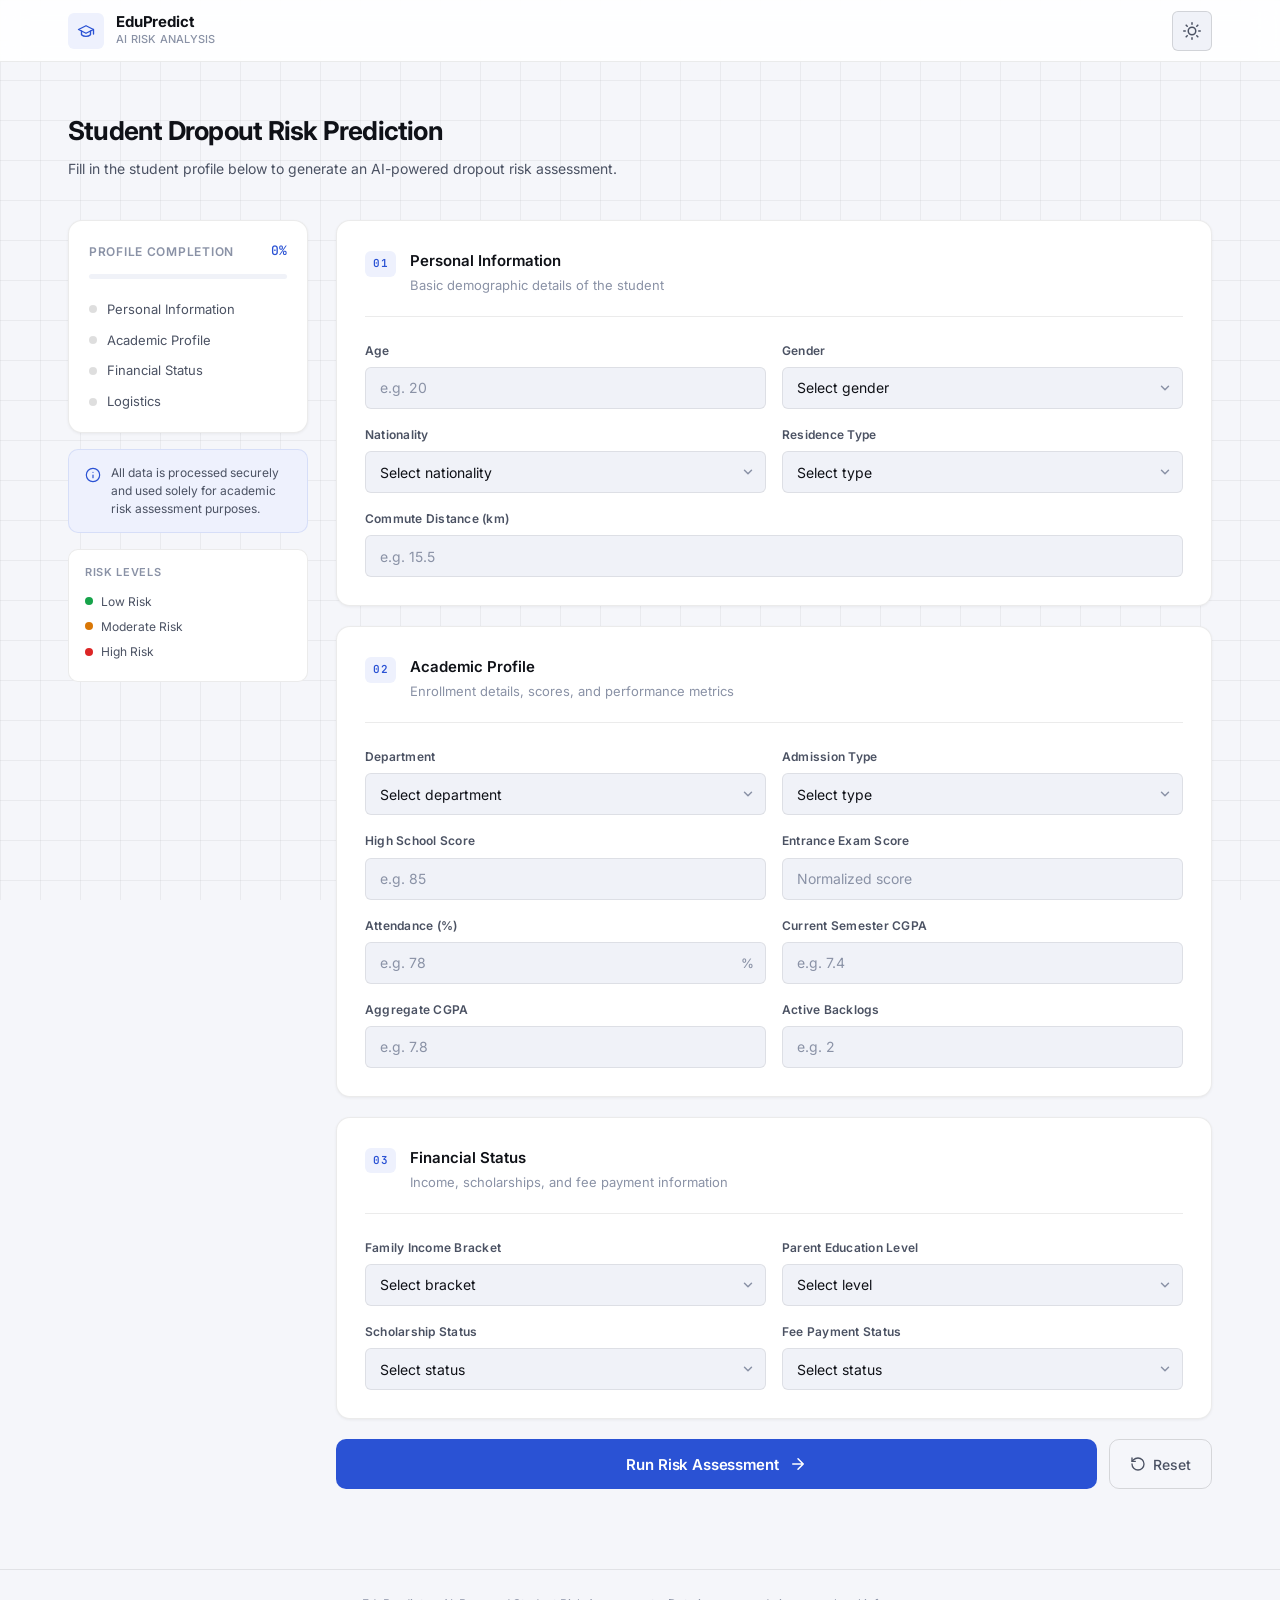
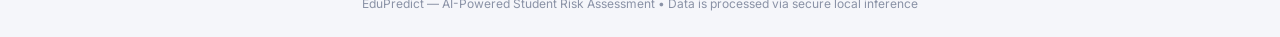
<file: frontend/index.html>
<!DOCTYPE html>
<html lang="en" data-theme="light">
<head>
    <meta charset="UTF-8">
    <meta name="viewport" content="width=device-width, initial-scale=1.0">
    <title>Student Dropout Risk Predictor</title>
    <link rel="preconnect" href="https://fonts.googleapis.com">
    <link rel="preconnect" href="https://fonts.gstatic.com" crossorigin>
    <link href="https://fonts.googleapis.com/css2?family=Inter:wght@300;400;500;600;700&family=JetBrains+Mono:wght@400;500&display=swap" rel="stylesheet">
    <link rel="stylesheet" href="style.css">
</head>
<body>

    <div class="bg-grid" aria-hidden="true"></div>

    <header class="topbar">
        <div class="topbar-inner">
            <div class="brand">
                <div class="brand-icon" aria-hidden="true">
                    <svg viewBox="0 0 24 24" fill="none" stroke="currentColor" stroke-width="1.8" stroke-linecap="round" stroke-linejoin="round">
                        <path d="M22 10v6M2 10l10-5 10 5-10 5z"/><path d="M6 12v5c3 3 9 3 12 0v-5"/>
                    </svg>
                </div>
                <div>
                    <span class="brand-name">EduPredict</span>
                    <span class="brand-tag">AI Risk Analysis</span>
                </div>
            </div>
            <button class="theme-toggle" id="themeToggle" aria-label="Toggle dark/light mode">
                <span class="theme-icon light-icon" aria-hidden="true">
                    <svg viewBox="0 0 24 24" fill="none" stroke="currentColor" stroke-width="2" stroke-linecap="round" stroke-linejoin="round">
                        <circle cx="12" cy="12" r="5"/><path d="M12 1v2M12 21v2M4.22 4.22l1.42 1.42M18.36 18.36l1.42 1.42M1 12h2M21 12h2M4.22 19.78l1.42-1.42M18.36 5.64l1.42-1.42"/>
                    </svg>
                </span>
                <span class="theme-icon dark-icon" aria-hidden="true">
                    <svg viewBox="0 0 24 24" fill="none" stroke="currentColor" stroke-width="2" stroke-linecap="round" stroke-linejoin="round">
                        <path d="M21 12.79A9 9 0 1 1 11.21 3 7 7 0 0 0 21 12.79z"/>
                    </svg>
                </span>
            </button>
        </div>
    </header>

    <main class="main">
        <div class="page-header">
            <h1 class="page-title">Student Dropout Risk Prediction</h1>
            <p class="page-subtitle">Fill in the student profile below to generate an AI-powered dropout risk assessment.</p>
        </div>

        <div class="form-layout">

            <aside class="form-sidebar">
                <div class="progress-card">
                    <div class="progress-header">
                        <span class="progress-label">Profile Completion</span>
                        <span class="progress-value" id="progressValue">0%</span>
                    </div>
                    <div class="progress-track" role="progressbar" aria-valuenow="0" aria-valuemin="0" aria-valuemax="100" aria-label="Profile completion">
                        <div class="progress-fill" id="progressFill"></div>
                    </div>
                    <div class="section-checks" id="sectionChecks">
                        <div class="section-check" data-section="personal">
                            <span class="check-dot"></span>
                            <span>Personal Information</span>
                        </div>
                        <div class="section-check" data-section="academic">
                            <span class="check-dot"></span>
                            <span>Academic Profile</span>
                        </div>
                        <div class="section-check" data-section="financial">
                            <span class="check-dot"></span>
                            <span>Financial Status</span>
                        </div>
                        <div class="section-check" data-section="logistics">
                            <span class="check-dot"></span>
                            <span>Logistics</span>
                        </div>
                    </div>
                </div>

                <div class="info-card">
                    <div class="info-card-icon" aria-hidden="true">
                        <svg viewBox="0 0 24 24" fill="none" stroke="currentColor" stroke-width="1.8" stroke-linecap="round" stroke-linejoin="round">
                            <circle cx="12" cy="12" r="10"/><path d="M12 16v-4M12 8h.01"/>
                        </svg>
                    </div>
                    <p>All data is processed securely and used solely for academic risk assessment purposes.</p>
                </div>

                <div class="risk-legend">
                    <p class="legend-title">Risk Levels</p>
                    <div class="legend-item"><span class="legend-dot low"></span><span>Low Risk</span></div>
                    <div class="legend-item"><span class="legend-dot medium"></span><span>Moderate Risk</span></div>
                    <div class="legend-item"><span class="legend-dot high"></span><span>High Risk</span></div>
                </div>
            </aside>

            <div class="form-content">

                <section class="form-section" data-section="personal">
                    <div class="section-header">
                        <div class="section-num">01</div>
                        <div>
                            <h2 class="section-title">Personal Information</h2>
                            <p class="section-desc">Basic demographic details of the student</p>
                        </div>
                    </div>
                    <div class="field-grid">
                        <div class="field-group">
                            <label class="field-label" for="age">Age</label>
                            <input class="field-input" type="number" id="age" placeholder="e.g. 20" min="16" max="40" data-section="personal">
                        </div>
                        <div class="field-group">
                            <label class="field-label" for="gender">Gender</label>
                            <div class="select-wrap">
                                <select class="field-input" id="gender" data-section="personal">
                                    <option value="">Select gender</option>
                                    <option value="Male">Male</option>
                                    <option value="Female">Female</option>
                                </select>
                                <span class="select-arrow" aria-hidden="true">
                                    <svg viewBox="0 0 24 24" fill="none" stroke="currentColor" stroke-width="2.5" stroke-linecap="round" stroke-linejoin="round"><path d="M6 9l6 6 6-6"/></svg>
                                </span>
                            </div>
                        </div>
                        <div class="field-group">
                            <label class="field-label" for="nationality">Nationality</label>
                            <div class="select-wrap">
                                <select class="field-input" id="nationality" data-section="personal">
                                    <option value="">Select nationality</option>
                                    <option value="Indian">Indian</option>
                                    <option value="NRI">NRI</option>
                                    <option value="Foreign National">Foreign National</option>
                                </select>
                                <span class="select-arrow" aria-hidden="true">
                                    <svg viewBox="0 0 24 24" fill="none" stroke="currentColor" stroke-width="2.5" stroke-linecap="round" stroke-linejoin="round"><path d="M6 9l6 6 6-6"/></svg>
                                </span>
                            </div>
                        </div>
                        <div class="field-group">
                            <label class="field-label" for="residence_type">Residence Type</label>
                            <div class="select-wrap">
                                <select class="field-input" id="residence_type" data-section="personal">
                                    <option value="">Select type</option>
                                    <option value="Hostel">Hostel</option>
                                    <option value="Day Scholar">Day Scholar</option>
                                </select>
                                <span class="select-arrow" aria-hidden="true">
                                    <svg viewBox="0 0 24 24" fill="none" stroke="currentColor" stroke-width="2.5" stroke-linecap="round" stroke-linejoin="round"><path d="M6 9l6 6 6-6"/></svg>
                                </span>
                            </div>
                        </div>
                        <div class="field-group full">
                            <label class="field-label" for="commute_distance_km">Commute Distance (km)</label>
                            <input class="field-input" type="number" step="0.1" id="commute_distance_km" placeholder="e.g. 15.5" data-section="personal">
                        </div>
                    </div>
                </section>

                <section class="form-section" data-section="academic">
                    <div class="section-header">
                        <div class="section-num">02</div>
                        <div>
                            <h2 class="section-title">Academic Profile</h2>
                            <p class="section-desc">Enrollment details, scores, and performance metrics</p>
                        </div>
                    </div>
                    <div class="field-grid">
                        <div class="field-group">
                            <label class="field-label" for="department">Department</label>
                            <div class="select-wrap">
                                <select class="field-input" id="department" data-section="academic">
                                    <option value="">Select department</option>
                                    <optgroup label="B.Tech Programs">
                                        <option value="1">B.Tech — Computer Science</option>
                                        <option value="2">B.Tech — Information Technology</option>
                                        <option value="3">B.Tech — Electronics &amp; Comm.</option>
                                        <option value="4">B.Tech — Mechanical</option>
                                        <option value="5">B.Tech — Electrical</option>
                                        <option value="6">B.Tech — Biotechnology</option>
                                    </optgroup>
                                    <optgroup label="Design">
                                        <option value="7">Bachelor of Design</option>
                                    </optgroup>
                                    <optgroup label="M.Tech Programs">
                                        <option value="8">M.Tech — Computer Science</option>
                                        <option value="9">M.Tech — VLSI</option>
                                        <option value="10">M.Tech — Artificial Intelligence</option>
                                    </optgroup>
                                    <optgroup label="Management">
                                        <option value="11">BBA</option>
                                        <option value="12">MBA</option>
                                    </optgroup>
                                </select>
                                <span class="select-arrow" aria-hidden="true">
                                    <svg viewBox="0 0 24 24" fill="none" stroke="currentColor" stroke-width="2.5" stroke-linecap="round" stroke-linejoin="round"><path d="M6 9l6 6 6-6"/></svg>
                                </span>
                            </div>
                        </div>
                        <div class="field-group">
                            <label class="field-label" for="admission_type">Admission Type</label>
                            <div class="select-wrap">
                                <select class="field-input" id="admission_type" data-section="academic">
                                    <option value="">Select type</option>
                                    <option value="Regular">Regular</option>
                                    <option value="Management">Management</option>
                                    <option value="Lateral Entry">Lateral Entry</option>
                                </select>
                                <span class="select-arrow" aria-hidden="true">
                                    <svg viewBox="0 0 24 24" fill="none" stroke="currentColor" stroke-width="2.5" stroke-linecap="round" stroke-linejoin="round"><path d="M6 9l6 6 6-6"/></svg>
                                </span>
                            </div>
                        </div>
                        <div class="field-group">
                            <label class="field-label" for="highschool_score">High School Score</label>
                            <input class="field-input" type="number" id="highschool_score" placeholder="e.g. 85" data-section="academic">
                        </div>
                        <div class="field-group">
                            <label class="field-label" for="entrance_exam_score_normalized">Entrance Exam Score</label>
                            <input class="field-input" type="number" step="0.01" id="entrance_exam_score_normalized" placeholder="Normalized score" data-section="academic">
                        </div>
                        <div class="field-group">
                            <label class="field-label" for="attendance_pct">Attendance (%)</label>
                            <div class="input-with-unit">
                                <input class="field-input" type="number" id="attendance_pct" placeholder="e.g. 78" min="0" max="100" data-section="academic">
                                <span class="input-unit">%</span>
                            </div>
                        </div>
                        <div class="field-group">
                            <label class="field-label" for="current_sem_cgpa">Current Semester CGPA</label>
                            <input class="field-input" type="number" step="0.01" id="current_sem_cgpa" placeholder="e.g. 7.4" min="0" max="10" data-section="academic">
                        </div>
                        <div class="field-group">
                            <label class="field-label" for="aggregate_cgpa">Aggregate CGPA</label>
                            <input class="field-input" type="number" step="0.01" id="aggregate_cgpa" placeholder="e.g. 7.8" min="0" max="10" data-section="academic">
                        </div>
                        <div class="field-group">
                            <label class="field-label" for="backlogs_count">Active Backlogs</label>
                            <input class="field-input" type="number" id="backlogs_count" placeholder="e.g. 2" min="0" data-section="academic">
                        </div>
                    </div>
                </section>

                <section class="form-section" data-section="financial">
                    <div class="section-header">
                        <div class="section-num">03</div>
                        <div>
                            <h2 class="section-title">Financial Status</h2>
                            <p class="section-desc">Income, scholarships, and fee payment information</p>
                        </div>
                    </div>
                    <div class="field-grid">
                        <div class="field-group">
                            <label class="field-label" for="family_income_bracket">Family Income Bracket</label>
                            <div class="select-wrap">
                                <select class="field-input" id="family_income_bracket" data-section="financial">
                                    <option value="">Select bracket</option>
                                    <option value="Low">Low</option>
                                    <option value="Middle">Middle</option>
                                    <option value="High">High</option>
                                </select>
                                <span class="select-arrow" aria-hidden="true">
                                    <svg viewBox="0 0 24 24" fill="none" stroke="currentColor" stroke-width="2.5" stroke-linecap="round" stroke-linejoin="round"><path d="M6 9l6 6 6-6"/></svg>
                                </span>
                            </div>
                        </div>
                        <div class="field-group">
                            <label class="field-label" for="parent_education">Parent Education Level</label>
                            <div class="select-wrap">
                                <select class="field-input" id="parent_education" data-section="financial">
                                    <option value="">Select level</option>
                                    <option value="School">School</option>
                                    <option value="Graduate">Graduate</option>
                                    <option value="Postgraduate">Postgraduate</option>
                                </select>
                                <span class="select-arrow" aria-hidden="true">
                                    <svg viewBox="0 0 24 24" fill="none" stroke="currentColor" stroke-width="2.5" stroke-linecap="round" stroke-linejoin="round"><path d="M6 9l6 6 6-6"/></svg>
                                </span>
                            </div>
                        </div>
                        <div class="field-group">
                            <label class="field-label" for="scholarship_status">Scholarship Status</label>
                            <div class="select-wrap">
                                <select class="field-input" id="scholarship_status" data-section="financial">
                                    <option value="">Select status</option>
                                    <option value="Yes">Awarded</option>
                                    <option value="No">Not Awarded</option>
                                </select>
                                <span class="select-arrow" aria-hidden="true">
                                    <svg viewBox="0 0 24 24" fill="none" stroke="currentColor" stroke-width="2.5" stroke-linecap="round" stroke-linejoin="round"><path d="M6 9l6 6 6-6"/></svg>
                                </span>
                            </div>
                        </div>
                        <div class="field-group">
                            <label class="field-label" for="fee_payment_status">Fee Payment Status</label>
                            <div class="select-wrap">
                                <select class="field-input" id="fee_payment_status" data-section="financial">
                                    <option value="">Select status</option>
                                    <option value="Paid">Paid</option>
                                    <option value="Pending">Pending</option>
                                </select>
                                <span class="select-arrow" aria-hidden="true">
                                    <svg viewBox="0 0 24 24" fill="none" stroke="currentColor" stroke-width="2.5" stroke-linecap="round" stroke-linejoin="round"><path d="M6 9l6 6 6-6"/></svg>
                                </span>
                            </div>
                        </div>
                    </div>
                </section>

                <div class="submit-row">
                    <button class="btn-predict" id="predictBtn" onclick="predictDropout()">
                        <span class="btn-text">Run Risk Assessment</span>
                        <span class="btn-icon" aria-hidden="true">
                            <svg viewBox="0 0 24 24" fill="none" stroke="currentColor" stroke-width="2" stroke-linecap="round" stroke-linejoin="round"><path d="M5 12h14M12 5l7 7-7 7"/></svg>
                        </span>
                        <span class="btn-loader" aria-hidden="true">
                            <svg viewBox="0 0 24 24" fill="none" stroke="currentColor" stroke-width="2" stroke-linecap="round" stroke-linejoin="round"><path d="M21 12a9 9 0 1 1-6.219-8.56"/></svg>
                        </span>
                    </button>
                    <button class="btn-reset" onclick="resetForm()">
                        <svg viewBox="0 0 24 24" fill="none" stroke="currentColor" stroke-width="2" stroke-linecap="round" stroke-linejoin="round" width="16" height="16" aria-hidden="true"><path d="M3 12a9 9 0 1 0 9-9 9.75 9.75 0 0 0-6.74 2.74L3 8"/><path d="M3 3v5h5"/></svg>
                        Reset
                    </button>
                </div>

                <div id="result" class="result-panel" hidden>
                    <div class="result-header">
                        <div class="result-icon" id="resultIcon" aria-hidden="true">
                            <svg viewBox="0 0 24 24" fill="none" stroke="currentColor" stroke-width="1.8" stroke-linecap="round" stroke-linejoin="round"><path d="M22 11.08V12a10 10 0 1 1-5.93-9.14"/><polyline points="22 4 12 14.01 9 11.01"/></svg>
                        </div>
                        <div>
                            <p class="result-label">Assessment Complete</p>
                            <h3 class="result-verdict" id="prediction"></h3>
                        </div>
                    </div>

                    <div class="result-gauges single">
                        <div class="gauge-card dropout">
                            <p class="gauge-label">Dropout Probability</p>
                            <div class="gauge-bar-wrap">
                                <div class="gauge-bar-track">
                                    <div class="gauge-bar-fill" id="dropoutBar"></div>
                                </div>
                                <span class="gauge-pct" id="dropout_probability"></span>
                            </div>
                        </div>
                    </div>

                    <div class="result-note" id="resultNote"></div>
                </div>

            </div>
        </div>
    </main>

    <footer class="footer">
        <p>EduPredict &mdash; AI-Powered Student Risk Assessment &bull; Data is processed via secure local inference</p>
    </footer>

<script src="script.js"></script>
</body>
</html>
</file>
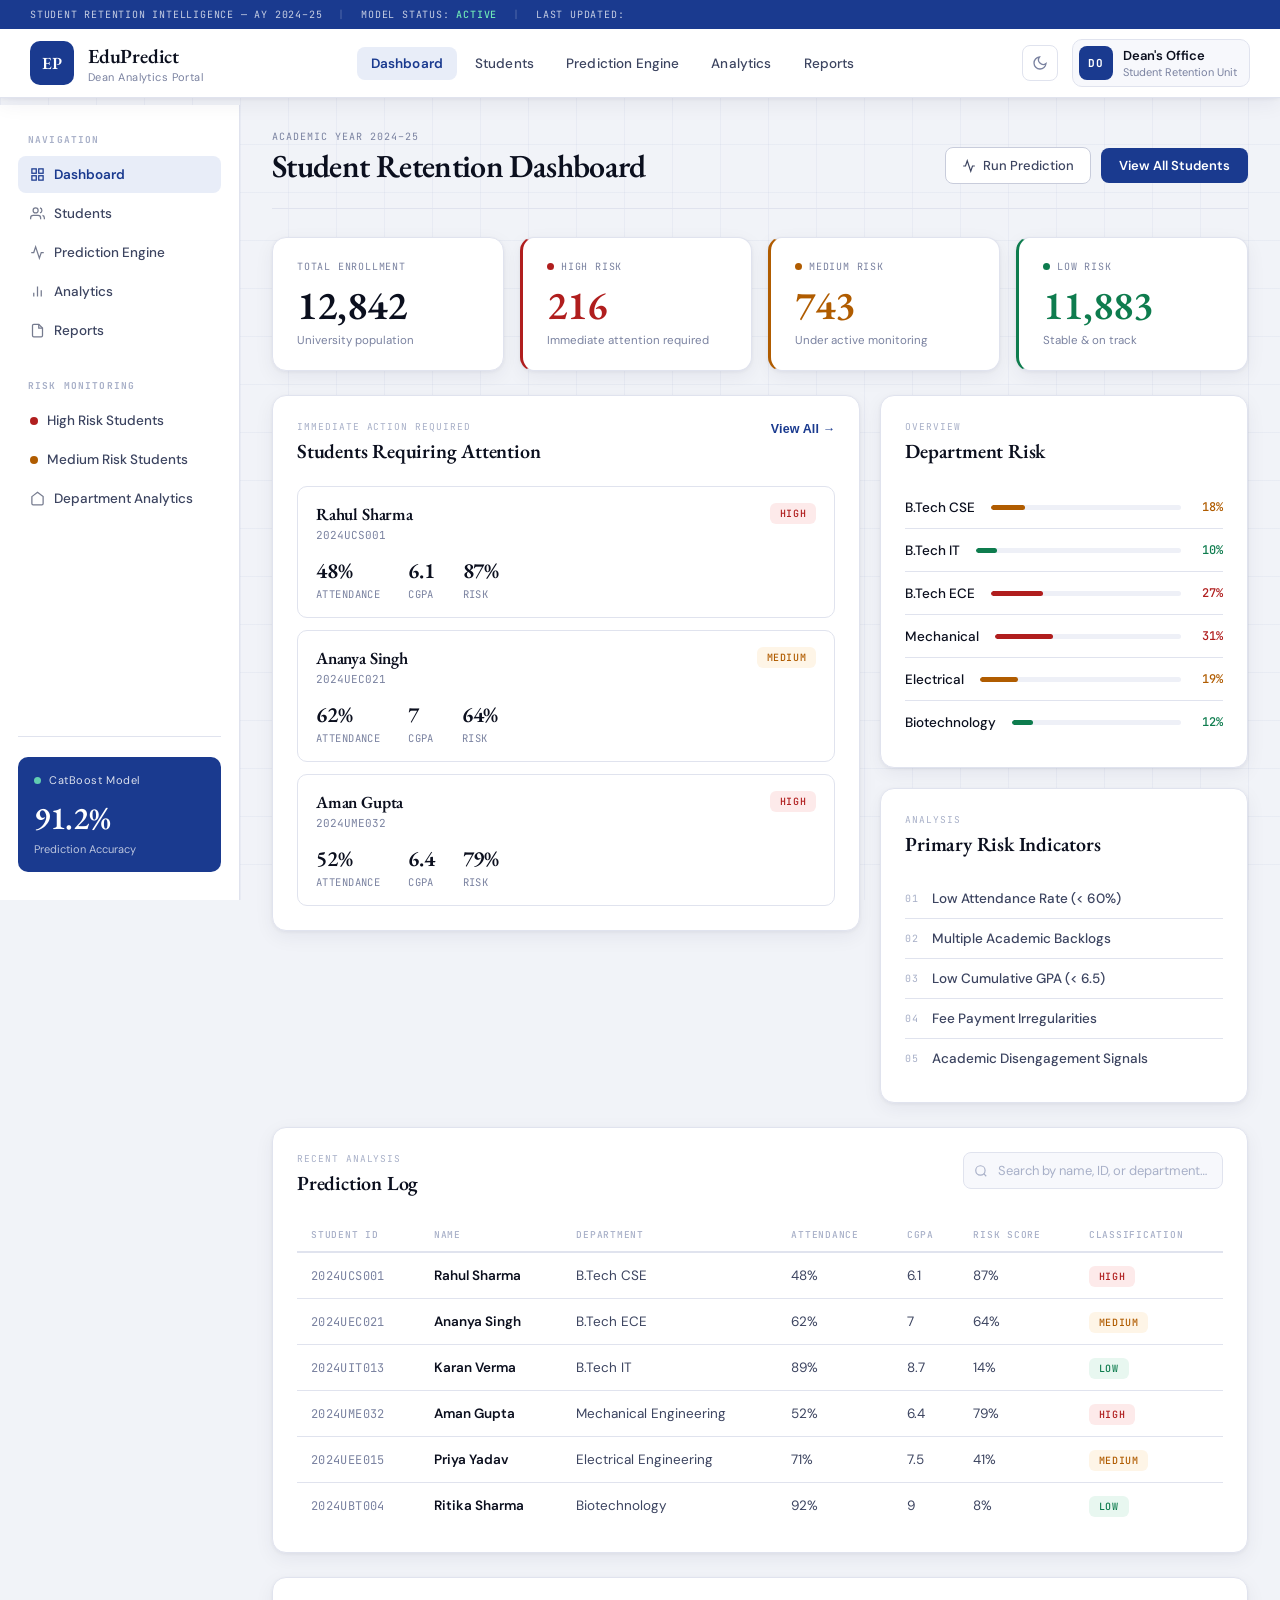
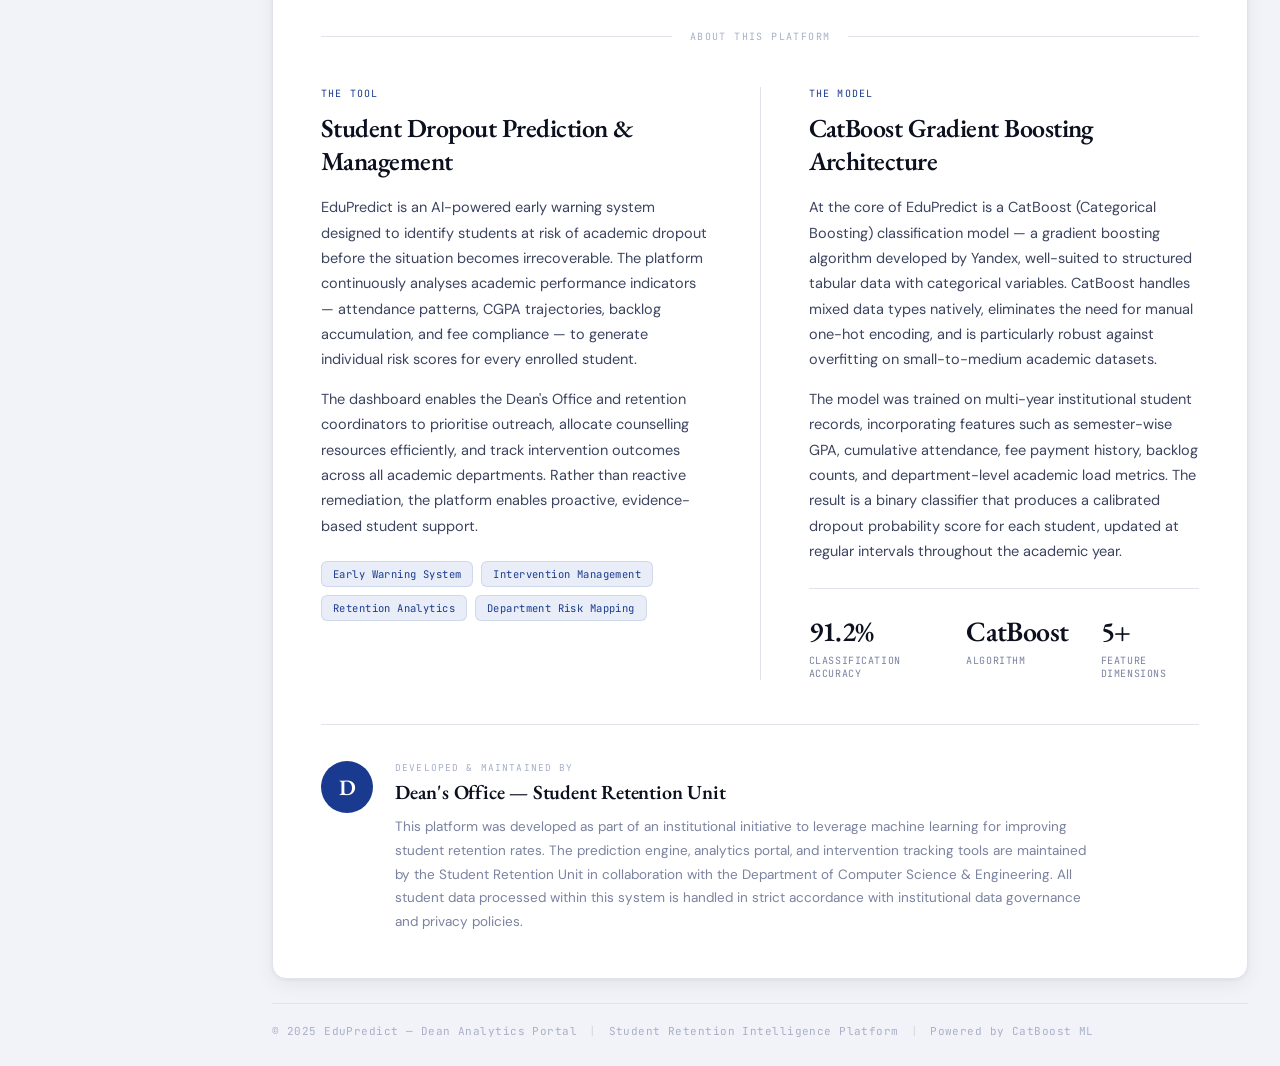
<file: frontend/dashboard.html>
<!DOCTYPE html>
<html lang="en" data-theme="light">
<head>
    <meta charset="UTF-8">
    <meta name="viewport" content="width=device-width, initial-scale=1.0">
    <title>EduPredict — Dean Analytics Portal</title>
    <link rel="preconnect" href="https://fonts.googleapis.com">
    <link rel="preconnect" href="https://fonts.gstatic.com" crossorigin>
    <link href="https://fonts.googleapis.com/css2?family=EB+Garamond:ital,wght@0,400;0,500;0,600;0,700;1,400&family=DM+Sans:ital,opsz,wght@0,9..40,300;0,9..40,400;0,9..40,500;0,9..40,600;0,9..40,700;1,9..40,400&family=JetBrains+Mono:wght@400;500&display=swap" rel="stylesheet">
    <link rel="stylesheet" href="dashboard.css">
</head>
<body>

<div class="bg-grid"></div>

<!-- Top Rule -->
<div class="top-rule">
    <div class="rule-inner">
        <span>STUDENT RETENTION INTELLIGENCE — AY 2024–25</span>
        <span class="rule-divider">|</span>
        <span>MODEL STATUS: <span class="status-active">ACTIVE</span></span>
        <span class="rule-divider">|</span>
        <span>LAST UPDATED: <span id="lastUpdated"></span></span>
    </div>
</div>

<!-- Topbar -->
<header class="topbar">
    <div class="topbar-inner">

        <div class="brand">
            <div class="brand-mark">EP</div>
            <div class="brand-text">
                <span class="brand-name">EduPredict</span>
                <span class="brand-tag">Dean Analytics Portal</span>
            </div>
        </div>

        <nav class="top-nav">
            <a href="dashboard.html" class="nav-item active">Dashboard</a>
            <a href="students.html" class="nav-item">Students</a>
            <a href="index.html" class="nav-item">Prediction Engine</a>
            <a href="javascript:void(0)" class="nav-item">Analytics</a>
            <a href="javascript:void(0)" class="nav-item">Reports</a>
        </nav>

        <div class="topbar-right">
            <button type="button" class="theme-toggle" id="themeToggle" title="Toggle theme">
                <svg id="moonIcon" xmlns="http://www.w3.org/2000/svg" width="16" height="16" viewBox="0 0 24 24" fill="none" stroke="currentColor" stroke-width="2"><path d="M21 12.79A9 9 0 1 1 11.21 3 7 7 0 0 0 21 12.79z"/></svg>
                <svg id="sunIcon" xmlns="http://www.w3.org/2000/svg" width="16" height="16" viewBox="0 0 24 24" fill="none" stroke="currentColor" stroke-width="2" style="display:none"><circle cx="12" cy="12" r="5"/><line x1="12" y1="1" x2="12" y2="3"/><line x1="12" y1="21" x2="12" y2="23"/><line x1="4.22" y1="4.22" x2="5.64" y2="5.64"/><line x1="18.36" y1="18.36" x2="19.78" y2="19.78"/><line x1="1" y1="12" x2="3" y2="12"/><line x1="21" y1="12" x2="23" y2="12"/><line x1="4.22" y1="19.78" x2="5.64" y2="18.36"/><line x1="18.36" y1="5.64" x2="19.78" y2="4.22"/></svg>
            </button>
            <div class="dean-profile">
                <div class="avatar">DO</div>
                <div class="profile-text">
                    <h4>Dean's Office</h4>
                    <p>Student Retention Unit</p>
                </div>
            </div>
        </div>

    </div>
</header>

<div class="dashboard-layout">

    <!-- Sidebar -->
    <aside class="sidebar">

        <div class="sidebar-section">
            <h5>NAVIGATION</h5>
            <a href="dashboard.html" class="nav-link active">
                <svg xmlns="http://www.w3.org/2000/svg" width="15" height="15" viewBox="0 0 24 24" fill="none" stroke="currentColor" stroke-width="2"><rect x="3" y="3" width="7" height="7"/><rect x="14" y="3" width="7" height="7"/><rect x="14" y="14" width="7" height="7"/><rect x="3" y="14" width="7" height="7"/></svg>
                Dashboard
            </a>
            <a href="students.html" class="nav-link">
                <svg xmlns="http://www.w3.org/2000/svg" width="15" height="15" viewBox="0 0 24 24" fill="none" stroke="currentColor" stroke-width="2"><path d="M17 21v-2a4 4 0 0 0-4-4H5a4 4 0 0 0-4 4v2"/><circle cx="9" cy="7" r="4"/><path d="M23 21v-2a4 4 0 0 0-3-3.87"/><path d="M16 3.13a4 4 0 0 1 0 7.75"/></svg>
                Students
            </a>
            <a href="index.html" class="nav-link">
                <svg xmlns="http://www.w3.org/2000/svg" width="15" height="15" viewBox="0 0 24 24" fill="none" stroke="currentColor" stroke-width="2"><polyline points="22 12 18 12 15 21 9 3 6 12 2 12"/></svg>
                Prediction Engine
            </a>
            <a href="javascript:void(0)" class="nav-link">
                <svg xmlns="http://www.w3.org/2000/svg" width="15" height="15" viewBox="0 0 24 24" fill="none" stroke="currentColor" stroke-width="2"><line x1="18" y1="20" x2="18" y2="10"/><line x1="12" y1="20" x2="12" y2="4"/><line x1="6" y1="20" x2="6" y2="14"/></svg>
                Analytics
            </a>
            <a href="javascript:void(0)" class="nav-link">
                <svg xmlns="http://www.w3.org/2000/svg" width="15" height="15" viewBox="0 0 24 24" fill="none" stroke="currentColor" stroke-width="2"><path d="M14 2H6a2 2 0 0 0-2 2v16a2 2 0 0 0 2 2h12a2 2 0 0 0 2-2V8z"/><polyline points="14 2 14 8 20 8"/></svg>
                Reports
            </a>
        </div>

        <div class="sidebar-section">
            <h5>RISK MONITORING</h5>
            <a href="javascript:void(0)" class="nav-link danger-link">
                <span class="sidebar-dot danger"></span>
                High Risk Students
            </a>
            <a href="javascript:void(0)" class="nav-link warning-link">
                <span class="sidebar-dot warning"></span>
                Medium Risk Students
            </a>
            <a href="javascript:void(0)" class="nav-link">
                <svg xmlns="http://www.w3.org/2000/svg" width="15" height="15" viewBox="0 0 24 24" fill="none" stroke="currentColor" stroke-width="2"><path d="M3 9l9-7 9 7v11a2 2 0 0 1-2 2H5a2 2 0 0 1-2-2z"/></svg>
                Department Analytics
            </a>
        </div>

        <div class="sidebar-footer">
            <div class="model-status-card">
                <div class="model-status-header">
                    <span class="pulse-dot"></span>
                    <span>CatBoost Model</span>
                </div>
                <div class="model-acc">91.2%</div>
                <div class="model-label">Prediction Accuracy</div>
            </div>
        </div>

    </aside>

    <!-- Main Content -->
    <main class="main-content">

        <!-- Page Header -->
        <div class="page-header">
            <div>
                <p class="page-eyebrow">Academic Year 2024–25</p>
                <h1 class="page-title">Student Retention Dashboard</h1>
            </div>
            <div class="page-header-actions">
                <button type="button" class="btn-outline" onclick="location.href='index.html'">
                    <svg xmlns="http://www.w3.org/2000/svg" width="14" height="14" viewBox="0 0 24 24" fill="none" stroke="currentColor" stroke-width="2"><polyline points="22 12 18 12 15 21 9 3 6 12 2 12"/></svg>
                    Run Prediction
                </button>
                <button type="button" class="btn-primary" onclick="location.href='students.html'">
                    View All Students
                </button>
            </div>
        </div>

        <!-- Stats Grid -->
        <section class="stats-grid">
            <div class="stat-card">
                <div class="stat-label">Total Enrollment</div>
                <div class="stat-value">12,842</div>
                <div class="stat-sub">University population</div>
            </div>
            <div class="stat-card high-risk">
                <div class="stat-label">
                    <span class="dot danger"></span>
                    High Risk
                </div>
                <div class="stat-value danger-text">216</div>
                <div class="stat-sub">Immediate attention required</div>
            </div>
            <div class="stat-card medium-risk">
                <div class="stat-label">
                    <span class="dot warning"></span>
                    Medium Risk
                </div>
                <div class="stat-value warning-text">743</div>
                <div class="stat-sub">Under active monitoring</div>
            </div>
            <div class="stat-card low-risk">
                <div class="stat-label">
                    <span class="dot success"></span>
                    Low Risk
                </div>
                <div class="stat-value success-text">11,883</div>
                <div class="stat-sub">Stable &amp; on track</div>
            </div>
        </section>

        <!-- Main Grid -->
        <section class="dashboard-grid">

            <!-- Left: High Risk Students -->
            <div class="left-col">
                <div class="card">
                    <div class="card-header">
                        <div>
                            <p class="card-eyebrow">IMMEDIATE ACTION REQUIRED</p>
                            <h2 class="card-title">Students Requiring Attention</h2>
                        </div>
                        <button type="button" class="link-btn" onclick="location.href='students.html'">View All →</button>
                    </div>
                    <div id="studentContainer"></div>
                </div>
            </div>

            <!-- Right Column -->
            <div class="right-col">

                <!-- Department Risk -->
                <div class="card">
                    <div class="card-header">
                        <div>
                            <p class="card-eyebrow">OVERVIEW</p>
                            <h2 class="card-title">Department Risk</h2>
                        </div>
                    </div>
                    <div class="department-list">
                        <div class="dept-item">
                            <div class="dept-info">
                                <span class="dept-name">B.Tech CSE</span>
                            </div>
                            <div class="dept-risk-wrap">
                                <div class="dept-bar-track"><div class="dept-bar medium" style="width:18%"></div></div>
                                <span class="risk-pct medium">18%</span>
                            </div>
                        </div>
                        <div class="dept-item">
                            <div class="dept-info">
                                <span class="dept-name">B.Tech IT</span>
                            </div>
                            <div class="dept-risk-wrap">
                                <div class="dept-bar-track"><div class="dept-bar low" style="width:10%"></div></div>
                                <span class="risk-pct low">10%</span>
                            </div>
                        </div>
                        <div class="dept-item">
                            <div class="dept-info">
                                <span class="dept-name">B.Tech ECE</span>
                            </div>
                            <div class="dept-risk-wrap">
                                <div class="dept-bar-track"><div class="dept-bar high" style="width:27%"></div></div>
                                <span class="risk-pct high">27%</span>
                            </div>
                        </div>
                        <div class="dept-item">
                            <div class="dept-info">
                                <span class="dept-name">Mechanical</span>
                            </div>
                            <div class="dept-risk-wrap">
                                <div class="dept-bar-track"><div class="dept-bar high" style="width:31%"></div></div>
                                <span class="risk-pct high">31%</span>
                            </div>
                        </div>
                        <div class="dept-item">
                            <div class="dept-info">
                                <span class="dept-name">Electrical</span>
                            </div>
                            <div class="dept-risk-wrap">
                                <div class="dept-bar-track"><div class="dept-bar medium" style="width:19%"></div></div>
                                <span class="risk-pct medium">19%</span>
                            </div>
                        </div>
                        <div class="dept-item last">
                            <div class="dept-info">
                                <span class="dept-name">Biotechnology</span>
                            </div>
                            <div class="dept-risk-wrap">
                                <div class="dept-bar-track"><div class="dept-bar low" style="width:12%"></div></div>
                                <span class="risk-pct low">12%</span>
                            </div>
                        </div>
                    </div>
                </div>

                <!-- Key Risk Factors -->
                <div class="card" style="margin-top:20px">
                    <div class="card-header">
                        <div>
                            <p class="card-eyebrow">ANALYSIS</p>
                            <h2 class="card-title">Primary Risk Indicators</h2>
                        </div>
                    </div>
                    <ul class="risk-factors">
                        <li><span class="factor-num">01</span><span class="factor-text">Low Attendance Rate (&lt; 60%)</span></li>
                        <li><span class="factor-num">02</span><span class="factor-text">Multiple Academic Backlogs</span></li>
                        <li><span class="factor-num">03</span><span class="factor-text">Low Cumulative GPA (&lt; 6.5)</span></li>
                        <li><span class="factor-num">04</span><span class="factor-text">Fee Payment Irregularities</span></li>
                        <li><span class="factor-num">05</span><span class="factor-text">Academic Disengagement Signals</span></li>
                    </ul>
                </div>

            </div>
        </section>

        <!-- Prediction Table -->
        <section class="card table-card">
            <div class="card-header">
                <div>
                    <p class="card-eyebrow">RECENT ANALYSIS</p>
                    <h2 class="card-title">Prediction Log</h2>
                </div>
                <div class="table-controls">
                    <div class="search-wrap">
                        <svg xmlns="http://www.w3.org/2000/svg" width="14" height="14" viewBox="0 0 24 24" fill="none" stroke="currentColor" stroke-width="2"><circle cx="11" cy="11" r="8"/><line x1="21" y1="21" x2="16.65" y2="16.65"/></svg>
                        <input type="text" id="searchBox" class="search-box" placeholder="Search by name, ID, or department…">
                    </div>
                </div>
            </div>
            <div class="table-wrap">
                <table>
                    <thead>
                        <tr>
                            <th>Student ID</th>
                            <th>Name</th>
                            <th>Department</th>
                            <th>Attendance</th>
                            <th>CGPA</th>
                            <th>Risk Score</th>
                            <th>Classification</th>
                        </tr>
                    </thead>
                    <tbody id="predictionTable"></tbody>
                </table>
            </div>
        </section>

        <!-- About Section -->
        <section class="about-section">

            <div class="about-rule">
                <div class="about-rule-line"></div>
                <span class="about-rule-label">ABOUT THIS PLATFORM</span>
                <div class="about-rule-line"></div>
            </div>

            <div class="about-grid">

                <div class="about-block about-tool">
                    <p class="about-eyebrow">THE TOOL</p>
                    <h2 class="about-heading">Student Dropout Prediction &amp; Management</h2>
                    <p class="about-body">
                        EduPredict is an AI-powered early warning system designed to identify students at risk of academic dropout before the situation becomes irrecoverable. The platform continuously analyses academic performance indicators — attendance patterns, CGPA trajectories, backlog accumulation, and fee compliance — to generate individual risk scores for every enrolled student.
                    </p>
                    <p class="about-body">
                        The dashboard enables the Dean's Office and retention coordinators to prioritise outreach, allocate counselling resources efficiently, and track intervention outcomes across all academic departments. Rather than reactive remediation, the platform enables proactive, evidence-based student support.
                    </p>
                    <div class="about-tags">
                        <span class="tag">Early Warning System</span>
                        <span class="tag">Intervention Management</span>
                        <span class="tag">Retention Analytics</span>
                        <span class="tag">Department Risk Mapping</span>
                    </div>
                </div>

                <div class="about-divider"></div>

                <div class="about-block about-model">
                    <p class="about-eyebrow">THE MODEL</p>
                    <h2 class="about-heading">CatBoost Gradient Boosting Architecture</h2>
                    <p class="about-body">
                        At the core of EduPredict is a CatBoost (Categorical Boosting) classification model — a gradient boosting algorithm developed by Yandex, well-suited to structured tabular data with categorical variables. CatBoost handles mixed data types natively, eliminates the need for manual one-hot encoding, and is particularly robust against overfitting on small-to-medium academic datasets.
                    </p>
                    <p class="about-body">
                        The model was trained on multi-year institutional student records, incorporating features such as semester-wise GPA, cumulative attendance, fee payment history, backlog counts, and department-level academic load metrics. The result is a binary classifier that produces a calibrated dropout probability score for each student, updated at regular intervals throughout the academic year.
                    </p>
                    <div class="model-specs">
                        <div class="spec-item">
                            <span class="spec-value">91.2%</span>
                            <span class="spec-label">Classification Accuracy</span>
                        </div>
                        <div class="spec-item">
                            <span class="spec-value">CatBoost</span>
                            <span class="spec-label">Algorithm</span>
                        </div>
                        <div class="spec-item">
                            <span class="spec-value">5+</span>
                            <span class="spec-label">Feature Dimensions</span>
                        </div>
                    </div>
                </div>

            </div>

            <div class="about-footer-rule"></div>

            <div class="about-author">
                <div class="author-avatar">
                    <span>D</span>
                </div>
                <div class="author-info">
                    <p class="author-eyebrow">DEVELOPED &amp; MAINTAINED BY</p>
                    <h3 class="author-name">Dean's Office — Student Retention Unit</h3>
                    <p class="author-desc">
                        This platform was developed as part of an institutional initiative to leverage machine learning for improving student retention rates. The prediction engine, analytics portal, and intervention tracking tools are maintained by the Student Retention Unit in collaboration with the Department of Computer Science &amp; Engineering. All student data processed within this system is handled in strict accordance with institutional data governance and privacy policies.
                    </p>
                </div>
            </div>

        </section>

        <!-- Footer -->
        <footer class="site-footer">
            <span>© 2025 EduPredict — Dean Analytics Portal</span>
            <span class="footer-div">|</span>
            <span>Student Retention Intelligence Platform</span>
            <span class="footer-div">|</span>
            <span>Powered by CatBoost ML</span>
        </footer>

    </main>
</div>

<script src="dashboard.js"></script>
</body>
</html>
</file>
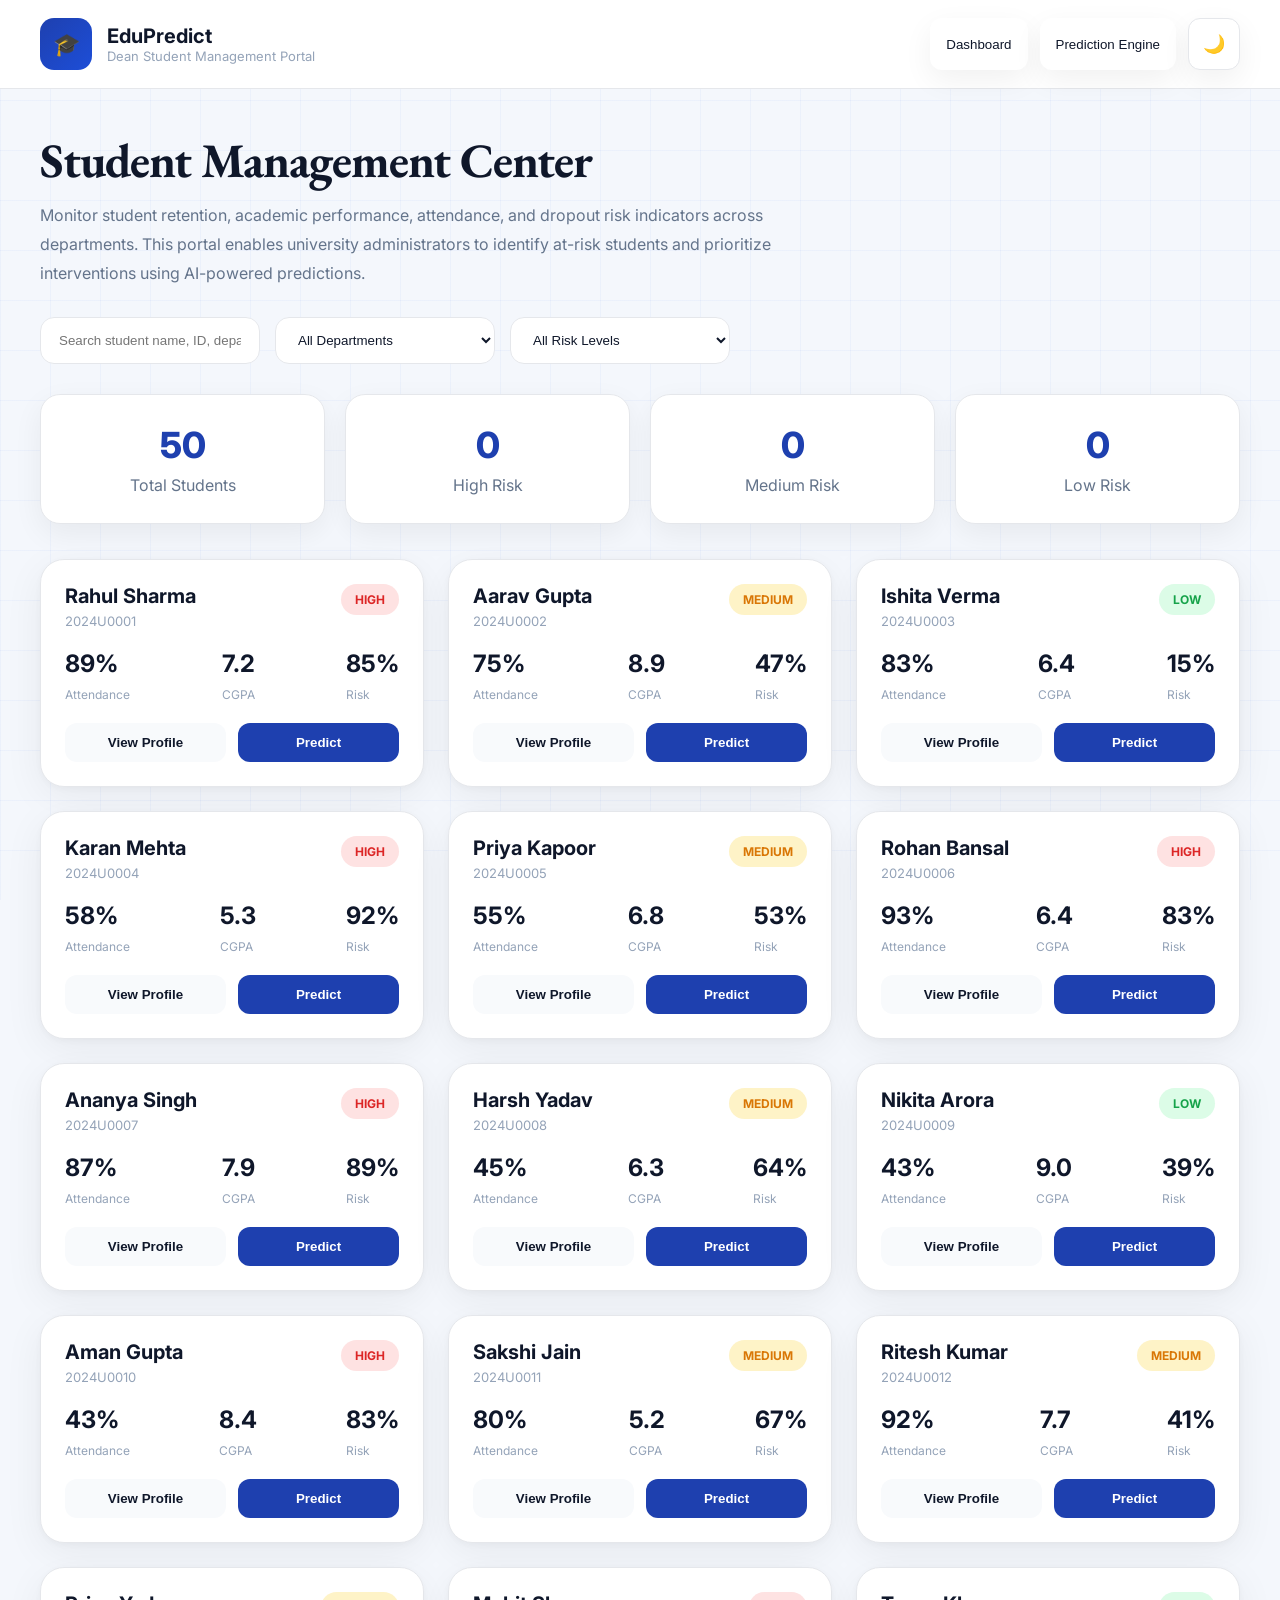
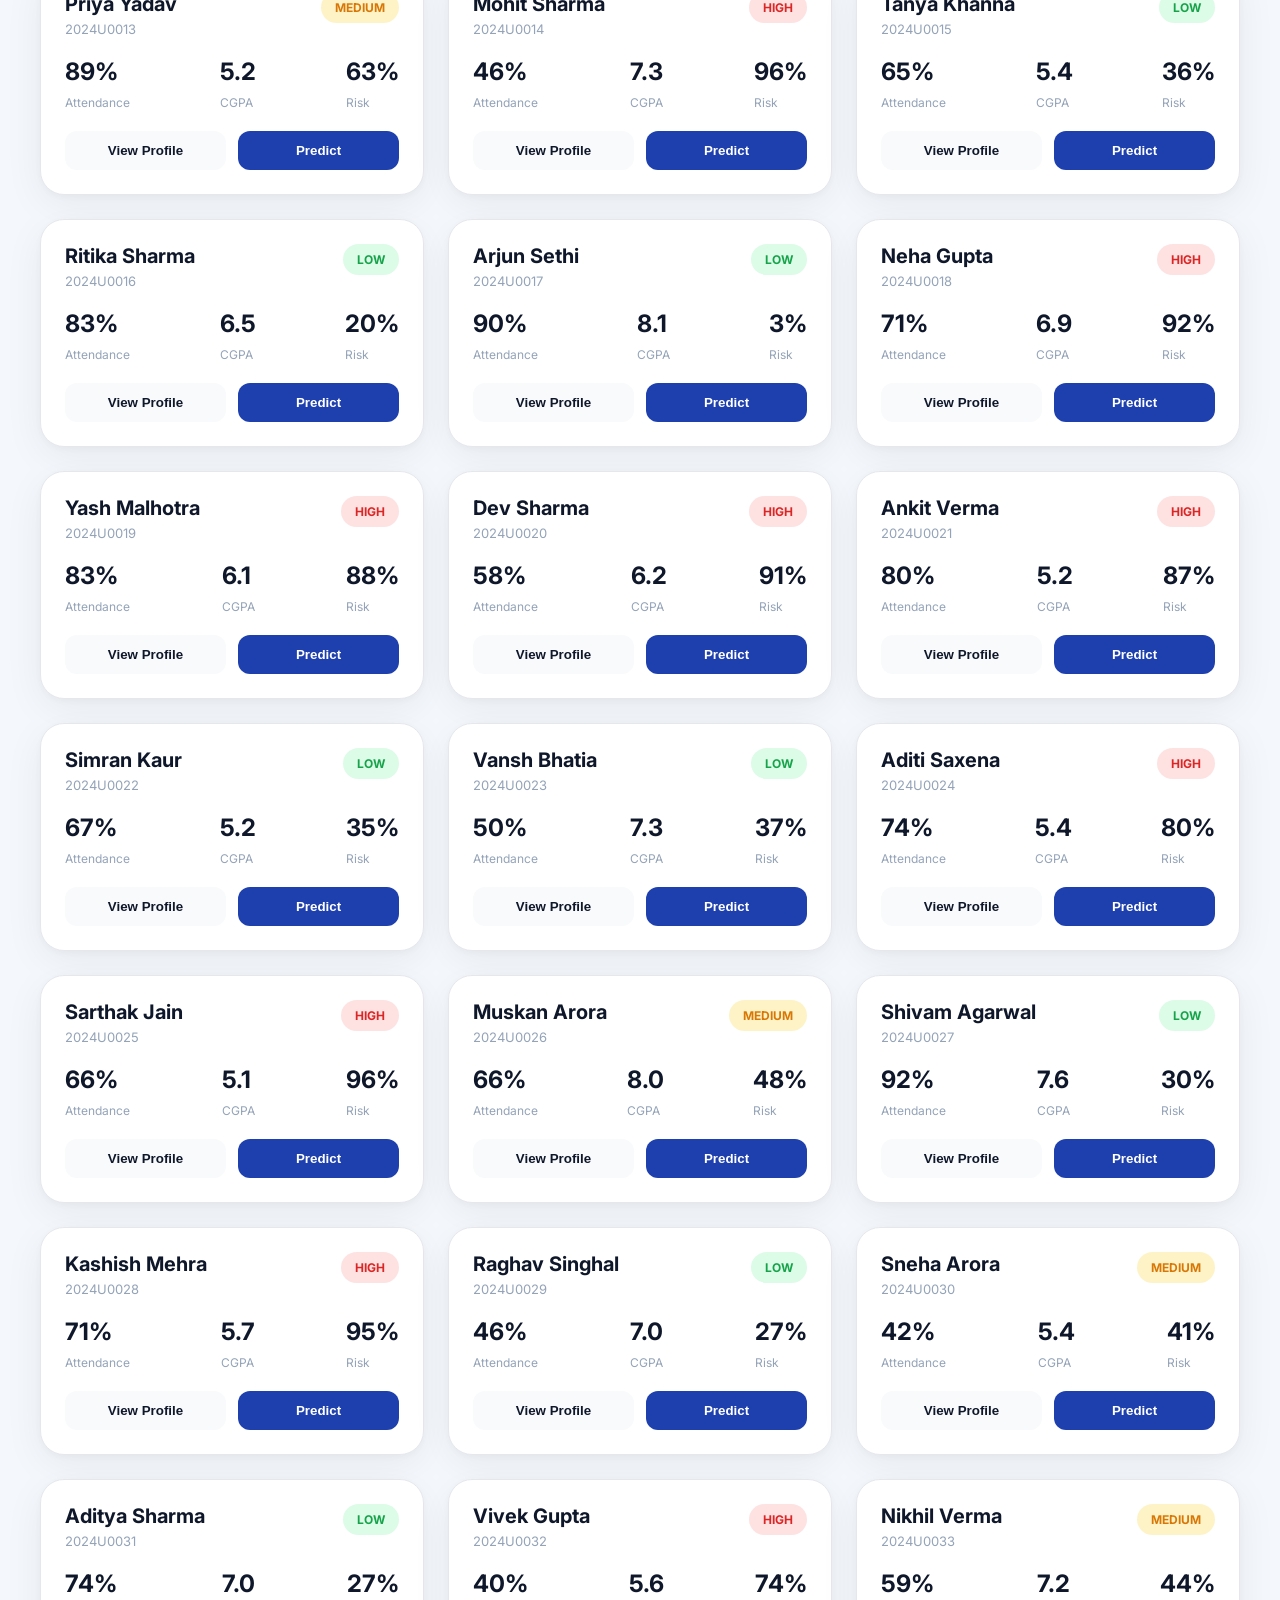
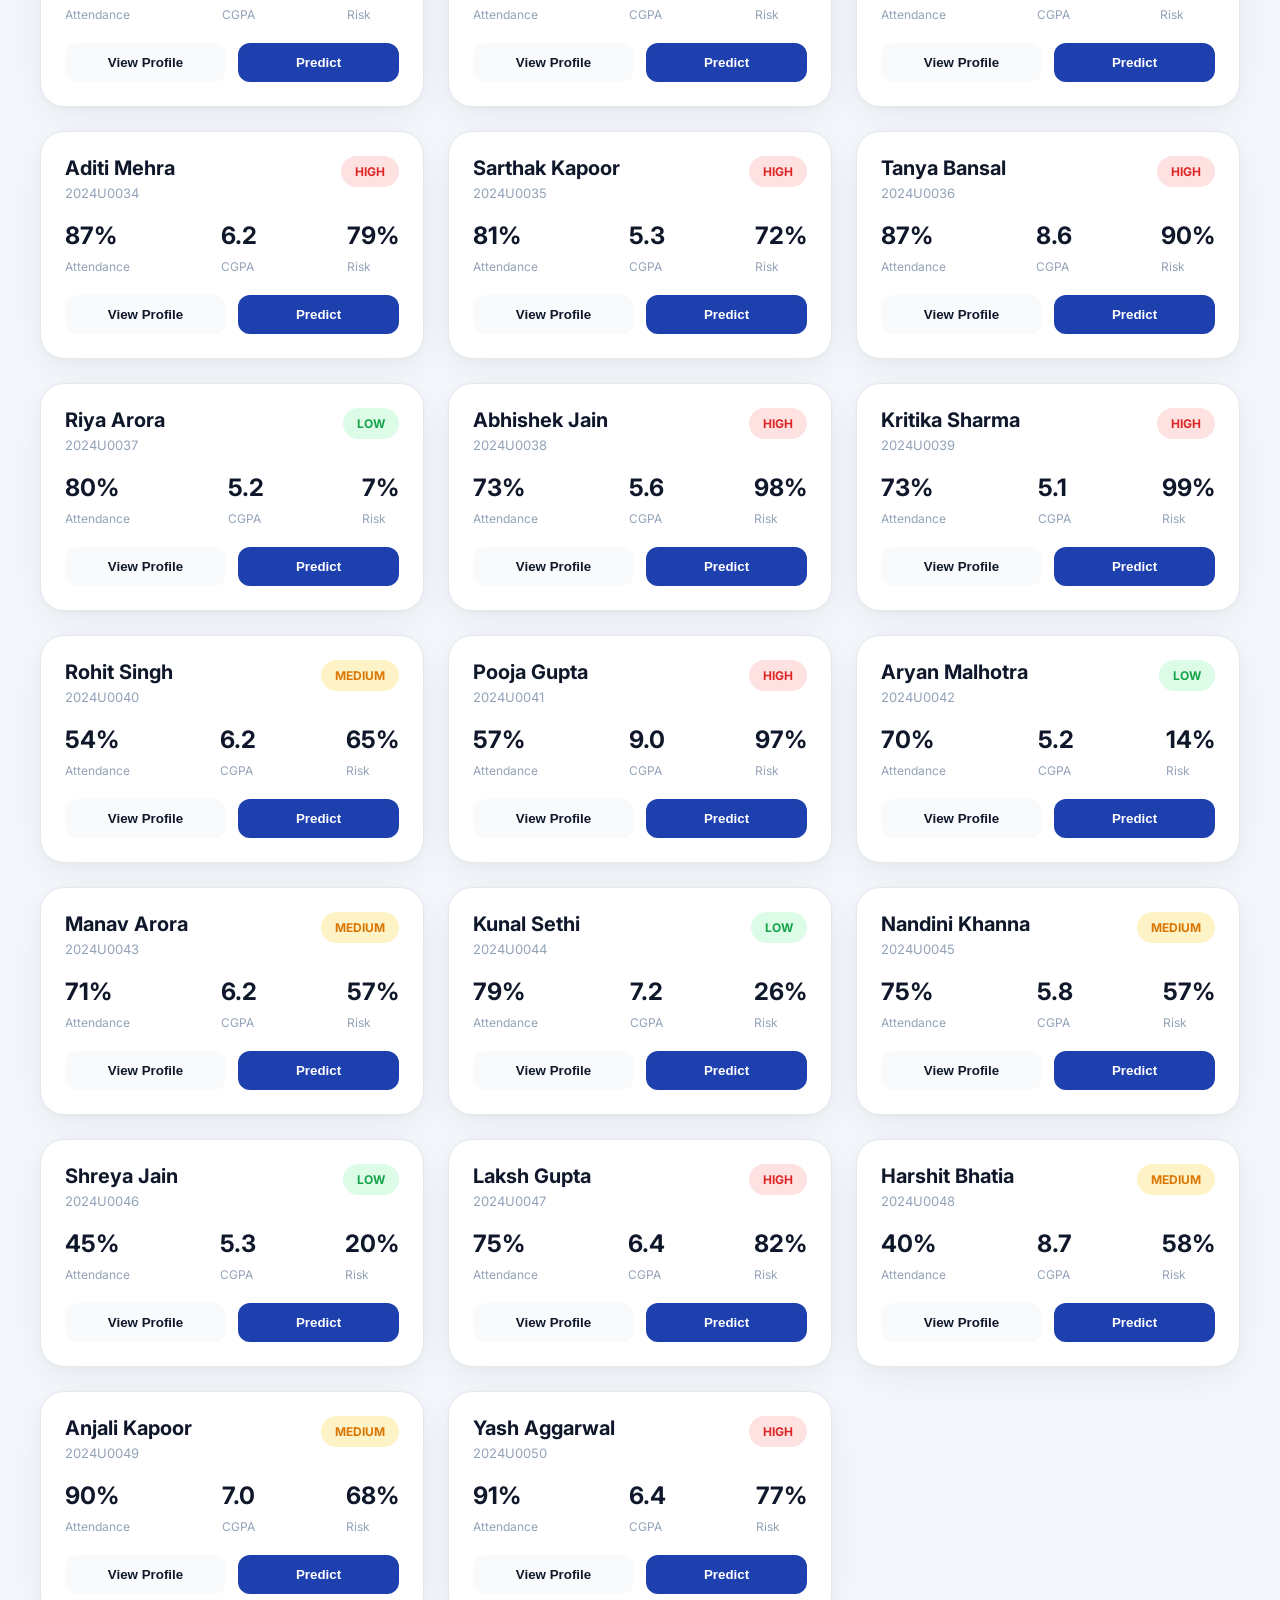
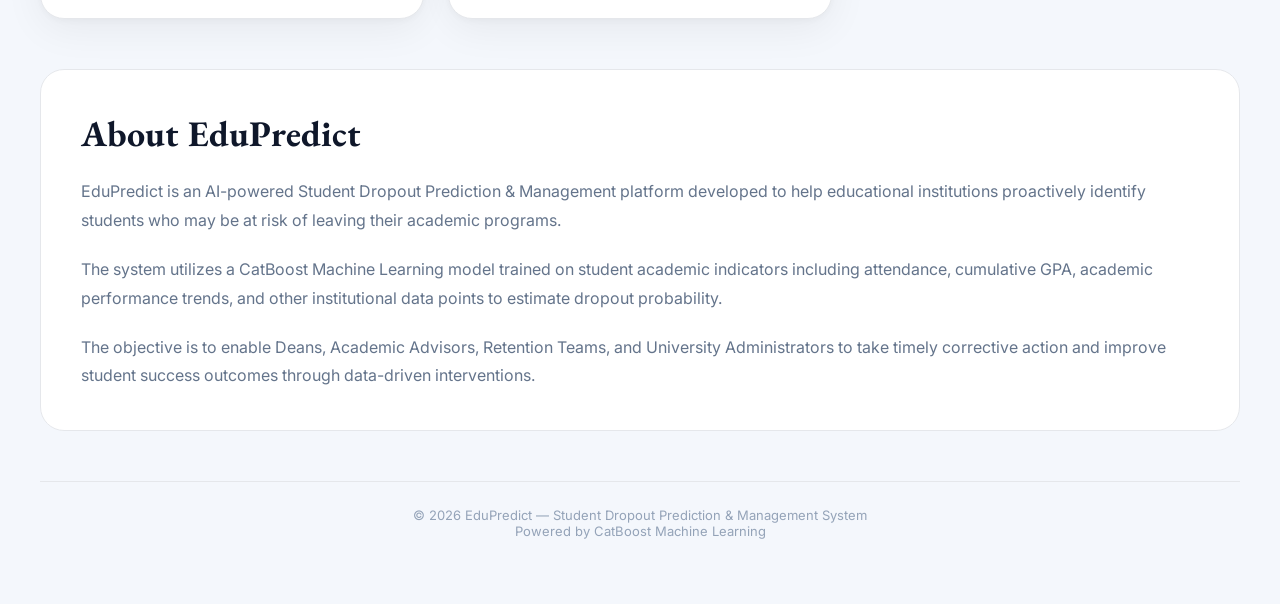
<file: frontend/students.html>
<!DOCTYPE html>
<html lang="en" data-theme="light">
<head>
    <meta charset="UTF-8">
    <meta name="viewport" content="width=device-width, initial-scale=1.0">
    <title>EduPredict — Student Management Portal</title>

    <link rel="stylesheet" href="students.css">

    <link href="https://fonts.googleapis.com/css2?family=Inter:wght@300;400;500;600;700;800&family=EB+Garamond:wght@500;600;700&display=swap" rel="stylesheet">
</head>

<body>

<div class="bg-grid"></div>

<!-- TOPBAR -->

<header class="topbar">

    <div class="brand">

        <div class="brand-icon">
            🎓
        </div>

        <div>
            <h2>EduPredict</h2>
            <p>Dean Student Management Portal</p>
        </div>

    </div>

    <div class="top-actions">

        <button onclick="window.location.href='dashboard.html'">
            Dashboard
        </button>

        <button onclick="window.location.href='index.html'">
            Prediction Engine
        </button>

        <button id="themeToggle">
            🌙
        </button>

    </div>

</header>

<!-- MAIN CONTENT -->

<div class="container">

    <!-- HERO -->

    <section class="hero">

        <h1>Student Management Center</h1>

        <p>
            Monitor student retention, academic performance, attendance,
            and dropout risk indicators across departments. This portal
            enables university administrators to identify at-risk students
            and prioritize interventions using AI-powered predictions.
        </p>

    </section>

    <!-- FILTERS -->

    <section class="filters">

        <input
            type="text"
            id="searchInput"
            placeholder="Search student name, ID, department..."
        >

        <select id="departmentFilter">
            <option value="">All Departments</option>
            <option>CSE</option>
            <option>IT</option>
            <option>ECE</option>
            <option>EE</option>
            <option>ME</option>
        </select>

        <select id="riskFilter">
            <option value="">All Risk Levels</option>
            <option>High</option>
            <option>Medium</option>
            <option>Low</option>
        </select>

    </section>

    <!-- STATS -->

    <section class="quick-stats">

        <div class="stat-box">
            <h3 id="totalStudents">50</h3>
            <p>Total Students</p>
        </div>

        <div class="stat-box">
            <h3 id="highRisk">0</h3>
            <p>High Risk</p>
        </div>

        <div class="stat-box">
            <h3 id="mediumRisk">0</h3>
            <p>Medium Risk</p>
        </div>

        <div class="stat-box">
            <h3 id="lowRisk">0</h3>
            <p>Low Risk</p>
        </div>

    </section>

    <!-- STUDENTS -->

    <section
        class="student-grid"
        id="studentGrid"
    >

        <!-- students.js will populate -->

    </section>

    <!-- ABOUT -->

    <section
        style="
        margin-top:50px;
        background:var(--surface);
        border:1px solid var(--border);
        border-radius:24px;
        padding:40px;"
    >

        <h2
            style="
            font-family:'EB Garamond',serif;
            font-size:36px;
            margin-bottom:20px;"
        >
            About EduPredict
        </h2>

        <p
            style="
            color:var(--text2);
            line-height:1.8;
            margin-bottom:20px;"
        >
            EduPredict is an AI-powered Student Dropout Prediction &
            Management platform developed to help educational institutions
            proactively identify students who may be at risk of leaving
            their academic programs.
        </p>

        <p
            style="
            color:var(--text2);
            line-height:1.8;
            margin-bottom:20px;"
        >
            The system utilizes a CatBoost Machine Learning model trained
            on student academic indicators including attendance,
            cumulative GPA, academic performance trends, and other
            institutional data points to estimate dropout probability.
        </p>

        <p
            style="
            color:var(--text2);
            line-height:1.8;"
        >
            The objective is to enable Deans, Academic Advisors,
            Retention Teams, and University Administrators to take
            timely corrective action and improve student success
            outcomes through data-driven interventions.
        </p>

    </section>

    <!-- FOOTER -->

    <footer class="footer">

        <p>
            © 2026 EduPredict — Student Dropout Prediction &
            Management System
        </p>

        <p>
            Powered by CatBoost Machine Learning
        </p>

    </footer>

</div>

<script src="students.js"></script>

</body>
</html>
</file>
<file: frontend/style.css>
/* ── Base & Tokens ─────────────────────────────────────────────── */

:root {
    --font: 'Inter', system-ui, -apple-system, sans-serif;
    --font-mono: 'JetBrains Mono', monospace;

    --bg:        #f5f6fa;
    --surface:   #ffffff;
    --surface2:  #f0f2f8;
    --border:    rgba(0,0,0,0.08);
    --border-md: rgba(0,0,0,0.13);

    --text:      #0f1117;
    --text-2:    #4b5263;
    --text-3:    #8a92a6;

    --accent:    #2a52d4;
    --accent-h:  #1e3faf;
    --accent-bg: #eef1fd;

    --low:       #16a34a;
    --low-bg:    #dcfce7;
    --mid:       #d97706;
    --mid-bg:    #fef3c7;
    --high:      #dc2626;
    --high-bg:   #fee2e2;

    --topbar-h:  62px;
    --radius-sm: 6px;
    --radius:    10px;
    --radius-lg: 14px;

    --shadow-sm: 0 1px 3px rgba(0,0,0,0.06);
    --shadow:    0 4px 16px rgba(0,0,0,0.08);

    --trans: 0.18s ease;
}

[data-theme="dark"] {
    --bg:        #0d0f18;
    --surface:   #14172a;
    --surface2:  #1c2035;
    --border:    rgba(255,255,255,0.07);
    --border-md: rgba(255,255,255,0.12);

    --text:      #e8eaf2;
    --text-2:    #9ba3b8;
    --text-3:    #5a6278;

    --accent:    #5b7ff5;
    --accent-h:  #7594f7;
    --accent-bg: #1a2145;

    --low:       #4ade80;
    --low-bg:    #052e16;
    --mid:       #fbbf24;
    --mid-bg:    #1c1200;
    --high:      #f87171;
    --high-bg:   #2d0707;

    --shadow-sm: 0 1px 4px rgba(0,0,0,0.3);
    --shadow:    0 4px 20px rgba(0,0,0,0.4);
}

/* ── Reset ─────────────────────────────────────────────────────── */

*, *::before, *::after {
    box-sizing: border-box;
    margin: 0;
    padding: 0;
}

html { font-size: 16px; }

body {
    font-family: var(--font);
    background: var(--bg);
    color: var(--text);
    line-height: 1.6;
    min-height: 100vh;
    transition: background var(--trans), color var(--trans);
}

/* ── Background Grid ───────────────────────────────────────────── */

.bg-grid {
    position: fixed;
    inset: 0;
    z-index: 0;
    background-image:
        linear-gradient(var(--border) 1px, transparent 1px),
        linear-gradient(90deg, var(--border) 1px, transparent 1px);
    background-size: 40px 40px;
    pointer-events: none;
    opacity: 0.6;
}

/* ── Topbar ────────────────────────────────────────────────────── */

.topbar {
    position: sticky;
    top: 0;
    z-index: 100;
    height: var(--topbar-h);
    background: var(--surface);
    border-bottom: 1px solid var(--border);
    backdrop-filter: blur(12px);
    -webkit-backdrop-filter: blur(12px);
    background: color-mix(in srgb, var(--surface) 90%, transparent);
}

.topbar-inner {
    max-width: 1200px;
    margin: 0 auto;
    padding: 0 28px;
    height: 100%;
    display: flex;
    align-items: center;
    justify-content: space-between;
}

.brand {
    display: flex;
    align-items: center;
    gap: 12px;
}

.brand-icon {
    width: 36px;
    height: 36px;
    background: var(--accent-bg);
    border-radius: var(--radius-sm);
    display: flex;
    align-items: center;
    justify-content: center;
    color: var(--accent);
    flex-shrink: 0;
}

.brand-icon svg {
    width: 18px;
    height: 18px;
}

.brand-name {
    display: block;
    font-weight: 700;
    font-size: 15px;
    letter-spacing: -0.01em;
    color: var(--text);
    line-height: 1.2;
}

.brand-tag {
    display: block;
    font-size: 11px;
    color: var(--text-3);
    letter-spacing: 0.02em;
    font-weight: 500;
    text-transform: uppercase;
}

.theme-toggle {
    width: 40px;
    height: 40px;
    border: 1px solid var(--border-md);
    border-radius: var(--radius-sm);
    background: var(--surface2);
    cursor: pointer;
    display: flex;
    align-items: center;
    justify-content: center;
    transition: background var(--trans), transform var(--trans);
    color: var(--text-2);
}

.theme-toggle:hover {
    background: var(--border);
    transform: rotate(20deg);
}

.theme-icon svg {
    width: 18px;
    height: 18px;
    display: block;
}

.light-icon { display: flex; }
.dark-icon  { display: none; }
[data-theme="dark"] .light-icon { display: none; }
[data-theme="dark"] .dark-icon  { display: flex; }

/* ── Main Layout ───────────────────────────────────────────────── */

.main {
    position: relative;
    z-index: 1;
    max-width: 1200px;
    margin: 0 auto;
    padding: 48px 28px 80px;
}

.page-header {
    margin-bottom: 40px;
}

.page-title {
    font-size: 26px;
    font-weight: 700;
    letter-spacing: -0.03em;
    color: var(--text);
    margin-bottom: 6px;
}

.page-subtitle {
    font-size: 14px;
    color: var(--text-2);
}

.form-layout {
    display: grid;
    grid-template-columns: 240px 1fr;
    gap: 28px;
    align-items: start;
}

/* ── Sidebar ───────────────────────────────────────────────────── */

.form-sidebar {
    position: sticky;
    top: calc(var(--topbar-h) + 24px);
    display: flex;
    flex-direction: column;
    gap: 16px;
}

.progress-card {
    background: var(--surface);
    border: 1px solid var(--border);
    border-radius: var(--radius-lg);
    padding: 20px;
    box-shadow: var(--shadow-sm);
}

.progress-header {
    display: flex;
    justify-content: space-between;
    align-items: center;
    margin-bottom: 12px;
}

.progress-label {
    font-size: 12px;
    font-weight: 600;
    text-transform: uppercase;
    letter-spacing: 0.06em;
    color: var(--text-3);
}

.progress-value {
    font-family: var(--font-mono);
    font-size: 13px;
    font-weight: 500;
    color: var(--accent);
}

.progress-track {
    height: 5px;
    background: var(--surface2);
    border-radius: 99px;
    margin-bottom: 20px;
    overflow: hidden;
}

.progress-fill {
    height: 100%;
    background: var(--accent);
    border-radius: 99px;
    width: 0%;
    transition: width 0.4s ease;
}

.section-checks {
    display: flex;
    flex-direction: column;
    gap: 10px;
}

.section-check {
    display: flex;
    align-items: center;
    gap: 10px;
    font-size: 13px;
    color: var(--text-2);
    transition: color var(--trans);
}

.section-check.done {
    color: var(--low);
}

.check-dot {
    width: 8px;
    height: 8px;
    border-radius: 50%;
    background: var(--border-md);
    flex-shrink: 0;
    transition: background var(--trans), transform var(--trans);
}

.section-check.done .check-dot {
    background: var(--low);
    transform: scale(1.2);
}

.info-card {
    background: var(--accent-bg);
    border: 1px solid rgba(42, 82, 212, 0.12);
    border-radius: var(--radius);
    padding: 14px 16px;
    display: flex;
    gap: 10px;
    align-items: flex-start;
}

.info-card-icon {
    flex-shrink: 0;
    color: var(--accent);
    margin-top: 1px;
}

.info-card-icon svg {
    width: 16px;
    height: 16px;
}

.info-card p {
    font-size: 12px;
    color: var(--text-2);
    line-height: 1.5;
}

.risk-legend {
    background: var(--surface);
    border: 1px solid var(--border);
    border-radius: var(--radius);
    padding: 14px 16px;
}

.legend-title {
    font-size: 11px;
    font-weight: 600;
    text-transform: uppercase;
    letter-spacing: 0.06em;
    color: var(--text-3);
    margin-bottom: 10px;
}

.legend-item {
    display: flex;
    align-items: center;
    gap: 8px;
    font-size: 12px;
    color: var(--text-2);
    margin-bottom: 6px;
}

.legend-dot {
    width: 8px;
    height: 8px;
    border-radius: 50%;
    flex-shrink: 0;
}

.legend-dot.low    { background: var(--low); }
.legend-dot.medium { background: var(--mid); }
.legend-dot.high   { background: var(--high); }

/* ── Form Content ──────────────────────────────────────────────── */

.form-content {
    display: flex;
    flex-direction: column;
    gap: 20px;
}

.form-section {
    background: var(--surface);
    border: 1px solid var(--border);
    border-radius: var(--radius-lg);
    padding: 28px;
    box-shadow: var(--shadow-sm);
    transition: box-shadow var(--trans);
}

.form-section:focus-within {
    box-shadow: var(--shadow), 0 0 0 2px var(--accent-bg);
    border-color: var(--border-md);
}

.section-header {
    display: flex;
    align-items: flex-start;
    gap: 14px;
    margin-bottom: 24px;
    padding-bottom: 20px;
    border-bottom: 1px solid var(--border);
}

.section-num {
    font-family: var(--font-mono);
    font-size: 11px;
    font-weight: 600;
    color: var(--accent);
    background: var(--accent-bg);
    padding: 4px 8px;
    border-radius: var(--radius-sm);
    letter-spacing: 0.05em;
    flex-shrink: 0;
    margin-top: 2px;
}

.section-title {
    font-size: 15px;
    font-weight: 600;
    color: var(--text);
    margin-bottom: 2px;
}

.section-desc {
    font-size: 13px;
    color: var(--text-3);
}

/* ── Fields ────────────────────────────────────────────────────── */

.field-grid {
    display: grid;
    grid-template-columns: 1fr 1fr;
    gap: 16px;
}

.field-group {
    display: flex;
    flex-direction: column;
    gap: 7px;
}

.field-group.full {
    grid-column: 1 / -1;
}

.field-label {
    font-size: 12px;
    font-weight: 600;
    color: var(--text-2);
    letter-spacing: 0.02em;
}

.field-input {
    width: 100%;
    height: 42px;
    padding: 0 14px;
    background: var(--surface2);
    border: 1px solid var(--border);
    border-radius: var(--radius-sm);
    font-family: var(--font);
    font-size: 14px;
    color: var(--text);
    outline: none;
    transition: border-color var(--trans), box-shadow var(--trans), background var(--trans);
    -webkit-appearance: none;
    appearance: none;
}

.field-input::placeholder { color: var(--text-3); }

.field-input:hover {
    border-color: var(--border-md);
}

.field-input:focus {
    border-color: var(--accent);
    background: var(--surface);
    box-shadow: 0 0 0 3px rgba(42,82,212,0.12);
}

.field-input.has-value {
    border-color: var(--border-md);
    background: var(--surface);
}

.field-input.error {
    border-color: var(--high);
    box-shadow: 0 0 0 3px rgba(220,38,38,0.1);
}

/* ── Select Wrapper ────────────────────────────────────────────── */

.select-wrap {
    position: relative;
}

.select-wrap .field-input {
    padding-right: 36px;
    cursor: pointer;
}

.select-arrow {
    position: absolute;
    right: 11px;
    top: 50%;
    transform: translateY(-50%);
    pointer-events: none;
    color: var(--text-3);
    display: flex;
    align-items: center;
}

.select-arrow svg {
    width: 14px;
    height: 14px;
}

/* ── Input with Unit ───────────────────────────────────────────── */

.input-with-unit {
    position: relative;
}

.input-with-unit .field-input {
    padding-right: 36px;
}

.input-unit {
    position: absolute;
    right: 12px;
    top: 50%;
    transform: translateY(-50%);
    font-size: 13px;
    font-weight: 500;
    color: var(--text-3);
    pointer-events: none;
}

/* ── Submit Row ────────────────────────────────────────────────── */

.submit-row {
    display: flex;
    gap: 12px;
    align-items: center;
}

.btn-predict {
    flex: 1;
    height: 50px;
    background: var(--accent);
    color: #fff;
    border: none;
    border-radius: var(--radius);
    font-family: var(--font);
    font-size: 15px;
    font-weight: 600;
    cursor: pointer;
    display: flex;
    align-items: center;
    justify-content: center;
    gap: 10px;
    letter-spacing: -0.01em;
    transition: background var(--trans), transform var(--trans), box-shadow var(--trans);
    position: relative;
    overflow: hidden;
}

.btn-predict:hover {
    background: var(--accent-h);
    box-shadow: 0 4px 14px rgba(42,82,212,0.35);
}

.btn-predict:active {
    transform: scale(0.98);
}

.btn-predict.loading {
    background: var(--accent);
    pointer-events: none;
}

.btn-icon, .btn-loader {
    display: flex;
    align-items: center;
}

.btn-icon svg, .btn-loader svg {
    width: 18px;
    height: 18px;
}

.btn-loader {
    display: none;
    animation: spin 0.8s linear infinite;
}

.btn-predict.loading .btn-icon  { display: none; }
.btn-predict.loading .btn-loader { display: flex; }

@keyframes spin {
    from { transform: rotate(0deg); }
    to   { transform: rotate(360deg); }
}

.btn-reset {
    height: 50px;
    padding: 0 20px;
    background: transparent;
    border: 1px solid var(--border-md);
    border-radius: var(--radius);
    font-family: var(--font);
    font-size: 14px;
    font-weight: 500;
    color: var(--text-2);
    cursor: pointer;
    display: flex;
    align-items: center;
    gap: 7px;
    transition: background var(--trans), border-color var(--trans);
}

.btn-reset:hover {
    background: var(--surface2);
    border-color: var(--border-md);
    color: var(--text);
}

/* ── Result Panel ──────────────────────────────────────────────── */

.result-panel {
    background: var(--surface);
    border: 1px solid var(--border);
    border-radius: var(--radius-lg);
    padding: 28px;
    box-shadow: var(--shadow);
    animation: slideUp 0.4s cubic-bezier(0.22, 1, 0.36, 1);
}

@keyframes slideUp {
    from { opacity: 0; transform: translateY(18px); }
    to   { opacity: 1; transform: translateY(0); }
}

.result-header {
    display: flex;
    align-items: center;
    gap: 16px;
    margin-bottom: 24px;
    padding-bottom: 20px;
    border-bottom: 1px solid var(--border);
}

.result-icon {
    width: 48px;
    height: 48px;
    border-radius: var(--radius);
    display: flex;
    align-items: center;
    justify-content: center;
    flex-shrink: 0;
    background: var(--low-bg);
    color: var(--low);
}

.result-icon.risk-high {
    background: var(--high-bg);
    color: var(--high);
}

.result-icon.risk-mid {
    background: var(--mid-bg);
    color: var(--mid);
}

.result-icon svg {
    width: 24px;
    height: 24px;
}

.result-label {
    font-size: 12px;
    font-weight: 600;
    text-transform: uppercase;
    letter-spacing: 0.06em;
    color: var(--text-3);
    margin-bottom: 4px;
}

.result-verdict {
    font-size: 20px;
    font-weight: 700;
    letter-spacing: -0.02em;
    color: var(--text);
}

/* ── Gauge Cards ───────────────────────────────────────────────── */

.result-gauges {
    display: grid;
    grid-template-columns: 1fr 1fr;
    gap: 16px;
    margin-bottom: 20px;
}

.gauge-card {
    background: var(--surface2);
    border: 1px solid var(--border);
    border-radius: var(--radius);
    padding: 16px 18px;
}

.gauge-label {
    font-size: 12px;
    font-weight: 600;
    text-transform: uppercase;
    letter-spacing: 0.05em;
    color: var(--text-3);
    margin-bottom: 14px;
}

.gauge-bar-wrap {
    display: flex;
    align-items: center;
    gap: 12px;
}

.gauge-bar-track {
    flex: 1;
    height: 6px;
    background: var(--border);
    border-radius: 99px;
    overflow: hidden;
}

.gauge-bar-fill {
    height: 100%;
    border-radius: 99px;
    width: 0%;
    transition: width 0.7s cubic-bezier(0.22, 1, 0.36, 1);
}

.gauge-card.dropout .gauge-bar-fill { background: var(--high); }

.gauge-pct {
    font-family: var(--font-mono);
    font-size: 15px;
    font-weight: 600;
    min-width: 54px;
    text-align: right;
    transition: color 0.3s ease;
}

.result-gauges.single {
    grid-template-columns: 1fr;
}

.result-gauges.single .gauge-card {
    display: grid;
    grid-template-columns: 160px 1fr auto;
    align-items: center;
    gap: 20px;
}

.result-gauges.single .gauge-label {
    margin-bottom: 0;
}

.result-verdict {
    transition: color 0.3s ease;
}

/* ── Result Note ───────────────────────────────────────────────── */

.result-note {
    font-size: 13px;
    color: var(--text-2);
    padding: 12px 16px;
    background: var(--surface2);
    border-radius: var(--radius-sm);
    border-left: 3px solid var(--accent);
    line-height: 1.55;
}

/* ── Footer ────────────────────────────────────────────────────── */

.footer {
    position: relative;
    z-index: 1;
    text-align: center;
    padding: 24px;
    font-size: 12px;
    color: var(--text-3);
    border-top: 1px solid var(--border);
}

/* ── Responsive ────────────────────────────────────────────────── */

@media (max-width: 900px) {
    .form-layout {
        grid-template-columns: 1fr;
    }
    .form-sidebar {
        position: static;
        display: grid;
        grid-template-columns: 1fr 1fr;
    }
    .progress-card { grid-column: 1 / -1; }
}

@media (max-width: 640px) {
    .main { padding: 28px 16px 60px; }
    .topbar-inner { padding: 0 16px; }
    .field-grid { grid-template-columns: 1fr; }
    .field-group.full { grid-column: 1; }
    .form-section { padding: 20px 16px; }
    .result-gauges { grid-template-columns: 1fr; }
    .form-sidebar { grid-template-columns: 1fr; }
    .submit-row { flex-direction: column; }
    .btn-predict, .btn-reset { width: 100%; justify-content: center; }
    .page-title { font-size: 20px; }
}

/* ── Focus Visible ─────────────────────────────────────────────── */

:focus-visible {
    outline: 2px solid var(--accent);
    outline-offset: 2px;
}
</file>
<file: frontend/dashboard.css>
/* ================================================
   EduPredict — Dean Analytics Portal
   dashboard.css  ·  Formal Institutional Design
   ================================================ */

/* ── Tokens ─────────────────────────────────── */

:root {
    /* Palette */
    --bg:          #f1f3f8;
    --surface:     #ffffff;
    --surface2:    #f7f8fc;
    --surface3:    #eef0f7;

    --border:      #e0e3ee;
    --border2:     #c8ccdb;

    --text:        #0b0f1e;
    --text2:       #3c4460;
    --text3:       #7a82a0;
    --text4:       #a8b0c8;

    --accent:      #1a3a8f;
    --accent-h:    #122d73;
    --accent-light:#e8edf8;

    --success:     #0e7c4e;
    --success-bg:  #e8f7f0;

    --warning:     #b05c00;
    --warning-bg:  #fef5e7;

    --danger:      #b01e1e;
    --danger-bg:   #fdeaea;

    --mono:        'JetBrains Mono', monospace;
    --serif:       'EB Garamond', Georgia, serif;
    --sans:        'DM Sans', system-ui, sans-serif;

    --radius:      10px;
    --radius-lg:   14px;

    --shadow:      0 1px 4px rgba(10,20,60,.06),
                   0 6px 20px rgba(10,20,60,.06);
    --shadow-md:   0 2px 8px rgba(10,20,60,.08),
                   0 12px 32px rgba(10,20,60,.08);
}

[data-theme="dark"] {
    --bg:          #060a14;
    --surface:     #0d1425;
    --surface2:    #111c30;
    --surface3:    #162035;

    --border:      #1e2d47;
    --border2:     #253650;

    --text:        #e8ecf7;
    --text2:       #9aa5c2;
    --text3:       #5a6882;
    --text4:       #3d4f6a;

    --accent:      #3b6adf;
    --accent-h:    #2d59c8;
    --accent-light:#0e1a38;

    --success:     #15a067;
    --success-bg:  #081f14;

    --warning:     #d97706;
    --warning-bg:  #1a1000;

    --danger:      #dc2626;
    --danger-bg:   #1a0505;

    --shadow:      none;
    --shadow-md:   none;
}

/* ── Reset ───────────────────────────────────── */

*, *::before, *::after {
    margin: 0;
    padding: 0;
    box-sizing: border-box;
}

html {
    font-size: 15px;
    -webkit-font-smoothing: antialiased;
}

body {
    font-family: var(--sans);
    background: var(--bg);
    color: var(--text);
    min-height: 100vh;
    overflow-x: hidden;
}

/* ── Background Grid ─────────────────────────── */

.bg-grid {
    position: fixed;
    inset: 0;
    background-image:
        linear-gradient(rgba(26, 58, 143, .04) 1px, transparent 1px),
        linear-gradient(90deg, rgba(26, 58, 143, .04) 1px, transparent 1px);
    background-size: 48px 48px;
    pointer-events: none;
    z-index: 0;
}

/* ── Top Rule ────────────────────────────────── */

.top-rule {
    background: var(--accent);
    color: rgba(255,255,255,.75);
    font-family: var(--mono);
    font-size: 10px;
    letter-spacing: .08em;
    padding: 8px 0;
    position: relative;
    z-index: 200;
}

.rule-inner {
    max-width: 1800px;
    margin: auto;
    padding: 0 30px;
    display: flex;
    gap: 16px;
    align-items: center;
}

.rule-divider { opacity: .35; }

.status-active {
    color: #6ee7b7;
    font-weight: 500;
}

/* ── Topbar ──────────────────────────────────── */

.topbar {
    position: sticky;
    top: 0;
    z-index: 100;
    background: var(--surface);
    border-bottom: 1px solid var(--border);
    box-shadow: var(--shadow);
}

.topbar-inner {
    max-width: 1800px;
    margin: auto;
    display: flex;
    justify-content: space-between;
    align-items: center;
    padding: 0 30px;
    height: 68px;
    gap: 24px;
}

.brand {
    display: flex;
    align-items: center;
    gap: 14px;
    flex-shrink: 0;
}

.brand-mark {
    width: 44px;
    height: 44px;
    background: var(--accent);
    color: #fff;
    border-radius: 10px;
    display: flex;
    align-items: center;
    justify-content: center;
    font-family: var(--serif);
    font-size: 17px;
    font-weight: 600;
    letter-spacing: .5px;
    flex-shrink: 0;
}

.brand-name {
    display: block;
    font-family: var(--serif);
    font-size: 20px;
    font-weight: 600;
    letter-spacing: -.01em;
    color: var(--text);
}

.brand-tag {
    display: block;
    font-size: 11px;
    color: var(--text3);
    letter-spacing: .04em;
    margin-top: 1px;
}

.top-nav {
    display: flex;
    gap: 4px;
    flex: 1;
    justify-content: center;
}

.top-nav .nav-item {
    font-size: 13.5px;
    font-weight: 500;
    color: var(--text2);
    text-decoration: none;
    padding: 8px 14px;
    border-radius: 8px;
    transition: background .18s, color .18s;
    letter-spacing: .01em;
}

.top-nav .nav-item:hover {
    background: var(--surface3);
    color: var(--text);
}

.top-nav .nav-item.active {
    background: var(--accent-light);
    color: var(--accent);
    font-weight: 600;
}

.topbar-right {
    display: flex;
    align-items: center;
    gap: 14px;
    flex-shrink: 0;
}

.theme-toggle {
    width: 36px;
    height: 36px;
    border: 1px solid var(--border);
    border-radius: 8px;
    background: var(--surface);
    color: var(--text3);
    cursor: pointer;
    display: flex;
    align-items: center;
    justify-content: center;
    transition: background .18s;
}

.theme-toggle:hover {
    background: var(--surface3);
    color: var(--text);
}

.dean-profile {
    display: flex;
    align-items: center;
    gap: 10px;
    padding: 6px 12px 6px 6px;
    border: 1px solid var(--border);
    border-radius: 10px;
    background: var(--surface2);
}

.avatar {
    width: 34px;
    height: 34px;
    border-radius: 8px;
    background: var(--accent);
    color: #fff;
    display: flex;
    align-items: center;
    justify-content: center;
    font-size: 11px;
    font-weight: 700;
    font-family: var(--mono);
    letter-spacing: .05em;
}

.profile-text h4 {
    font-size: 13px;
    font-weight: 600;
    color: var(--text);
}

.profile-text p {
    font-size: 11px;
    color: var(--text3);
    margin-top: 1px;
}

/* ── Layout ──────────────────────────────────── */

.dashboard-layout {
    display: flex;
    min-height: calc(100vh - 105px);
    max-width: 1800px;
    margin: auto;
    position: relative;
    z-index: 1;
}

/* ── Sidebar ─────────────────────────────────── */

.sidebar {
    width: 240px;
    flex-shrink: 0;
    padding: 28px 18px;
    border-right: 1px solid var(--border);
    display: flex;
    flex-direction: column;
    gap: 0;
    background: var(--surface);
    position: sticky;
    top: 105px;
    height: calc(100vh - 105px);
    overflow-y: auto;
}

.sidebar-section {
    margin-bottom: 28px;
}

.sidebar-section h5 {
    font-family: var(--mono);
    font-size: 9.5px;
    letter-spacing: .12em;
    color: var(--text4);
    padding: 0 10px;
    margin-bottom: 10px;
}

.nav-link {
    display: flex;
    align-items: center;
    gap: 9px;
    font-size: 13.5px;
    font-weight: 500;
    color: var(--text2);
    text-decoration: none;
    padding: 10px 12px;
    border-radius: 8px;
    margin-bottom: 2px;
    transition: background .15s, color .15s;
}

.nav-link svg { flex-shrink: 0; opacity: .7; }

.nav-link:hover {
    background: var(--surface3);
    color: var(--text);
}

.nav-link.active {
    background: var(--accent-light);
    color: var(--accent);
    font-weight: 600;
}

.nav-link.active svg { opacity: 1; }

.sidebar-dot {
    width: 8px;
    height: 8px;
    border-radius: 50%;
    display: inline-block;
    flex-shrink: 0;
}

.sidebar-dot.danger { background: var(--danger); }
.sidebar-dot.warning { background: var(--warning); }

.danger-link:hover { color: var(--danger); background: var(--danger-bg); }
.warning-link:hover { color: var(--warning); background: var(--warning-bg); }

.sidebar-footer {
    margin-top: auto;
    padding-top: 20px;
    border-top: 1px solid var(--border);
}

.model-status-card {
    background: var(--accent);
    color: #fff;
    border-radius: 10px;
    padding: 16px;
}

.model-status-header {
    display: flex;
    align-items: center;
    gap: 8px;
    font-size: 11px;
    letter-spacing: .05em;
    opacity: .85;
    margin-bottom: 10px;
}

.pulse-dot {
    width: 7px;
    height: 7px;
    background: #6ee7b7;
    border-radius: 50%;
    display: inline-block;
    box-shadow: 0 0 0 0 rgba(110,231,183,.4);
    animation: pulse 2s infinite;
}

@keyframes pulse {
    0%   { box-shadow: 0 0 0 0 rgba(110,231,183,.5); }
    70%  { box-shadow: 0 0 0 8px rgba(110,231,183,0); }
    100% { box-shadow: 0 0 0 0 rgba(110,231,183,0); }
}

.model-acc {
    font-family: var(--serif);
    font-size: 32px;
    font-weight: 600;
    letter-spacing: -.01em;
}

.model-label {
    font-size: 11px;
    opacity: .7;
    margin-top: 3px;
}

/* ── Main Content ────────────────────────────── */

.main-content {
    flex: 1;
    padding: 32px 32px 0;
    min-width: 0;
}

/* ── Page Header ─────────────────────────────── */

.page-header {
    display: flex;
    justify-content: space-between;
    align-items: flex-end;
    margin-bottom: 28px;
    padding-bottom: 24px;
    border-bottom: 1px solid var(--border);
}

.page-eyebrow {
    font-family: var(--mono);
    font-size: 10px;
    letter-spacing: .1em;
    color: var(--text3);
    text-transform: uppercase;
    margin-bottom: 6px;
}

.page-title {
    font-family: var(--serif);
    font-size: 32px;
    font-weight: 600;
    letter-spacing: -.02em;
    color: var(--text);
    line-height: 1.1;
}

.page-header-actions {
    display: flex;
    gap: 10px;
    align-items: center;
}

.btn-outline {
    display: flex;
    align-items: center;
    gap: 7px;
    padding: 9px 16px;
    border: 1px solid var(--border2);
    border-radius: 8px;
    background: var(--surface);
    color: var(--text2);
    font-size: 13px;
    font-weight: 500;
    cursor: pointer;
    transition: background .15s, color .15s;
    font-family: var(--sans);
}

.btn-outline:hover {
    background: var(--surface3);
    color: var(--text);
}

.btn-primary {
    display: flex;
    align-items: center;
    gap: 7px;
    padding: 9px 18px;
    border: none;
    border-radius: 8px;
    background: var(--accent);
    color: #fff;
    font-size: 13px;
    font-weight: 600;
    cursor: pointer;
    transition: background .15s;
    font-family: var(--sans);
}

.btn-primary:hover { background: var(--accent-h); }

/* ── Stats Grid ──────────────────────────────── */

.stats-grid {
    display: grid;
    grid-template-columns: repeat(4, 1fr);
    gap: 16px;
    margin-bottom: 24px;
}

.stat-card {
    background: var(--surface);
    border: 1px solid var(--border);
    border-radius: var(--radius-lg);
    padding: 22px 24px;
    box-shadow: var(--shadow);
}

.stat-label {
    font-family: var(--mono);
    font-size: 10px;
    letter-spacing: .08em;
    color: var(--text3);
    text-transform: uppercase;
    display: flex;
    align-items: center;
    gap: 7px;
    margin-bottom: 12px;
}

.dot {
    width: 7px;
    height: 7px;
    border-radius: 50%;
    display: inline-block;
}

.dot.danger  { background: var(--danger); }
.dot.warning { background: var(--warning); }
.dot.success { background: var(--success); }

.stat-value {
    font-family: var(--serif);
    font-size: 40px;
    font-weight: 600;
    letter-spacing: -.02em;
    line-height: 1;
    color: var(--text);
}

.stat-value.danger-text  { color: var(--danger); }
.stat-value.warning-text { color: var(--warning); }
.stat-value.success-text { color: var(--success); }

.stat-sub {
    font-size: 11.5px;
    color: var(--text3);
    margin-top: 8px;
}

.stat-card.high-risk   { border-left: 3px solid var(--danger); }
.stat-card.medium-risk { border-left: 3px solid var(--warning); }
.stat-card.low-risk    { border-left: 3px solid var(--success); }

/* ── Dashboard Grid ──────────────────────────── */

.dashboard-grid {
    display: grid;
    grid-template-columns: 1.6fr 1fr;
    gap: 20px;
    margin-bottom: 24px;
}

/* ── Card ────────────────────────────────────── */

.card {
    background: var(--surface);
    border: 1px solid var(--border);
    border-radius: var(--radius-lg);
    padding: 24px;
    box-shadow: var(--shadow);
}

.card-header {
    display: flex;
    justify-content: space-between;
    align-items: flex-start;
    margin-bottom: 22px;
}

.card-eyebrow {
    font-family: var(--mono);
    font-size: 9.5px;
    letter-spacing: .1em;
    color: var(--text4);
    text-transform: uppercase;
    margin-bottom: 5px;
}

.card-title {
    font-family: var(--serif);
    font-size: 20px;
    font-weight: 600;
    color: var(--text);
    letter-spacing: -.01em;
}

.link-btn {
    font-size: 12.5px;
    font-weight: 600;
    color: var(--accent);
    background: none;
    border: none;
    cursor: pointer;
    letter-spacing: .01em;
    white-space: nowrap;
    margin-top: 2px;
}

/* ── Student Items ───────────────────────────── */

.student-item {
    border: 1px solid var(--border);
    border-radius: var(--radius);
    padding: 16px 18px;
    margin-bottom: 12px;
    transition: border-color .2s, box-shadow .2s;
}

.student-item:last-child { margin-bottom: 0; }

.student-item:hover {
    border-color: var(--border2);
    box-shadow: var(--shadow);
}

.student-top {
    display: flex;
    justify-content: space-between;
    align-items: flex-start;
    margin-bottom: 14px;
}

.student-top h3 {
    font-family: var(--serif);
    font-size: 17px;
    font-weight: 600;
    letter-spacing: -.01em;
}

.student-top p {
    font-family: var(--mono);
    font-size: 11px;
    color: var(--text3);
    margin-top: 3px;
}

.student-metrics {
    display: flex;
    gap: 28px;
}

.student-metrics div strong {
    display: block;
    font-family: var(--serif);
    font-size: 22px;
    font-weight: 600;
    letter-spacing: -.01em;
}

.student-metrics div span {
    font-size: 10.5px;
    color: var(--text3);
    font-family: var(--mono);
    letter-spacing: .04em;
    text-transform: uppercase;
    margin-top: 2px;
    display: block;
}

.badge {
    padding: 4px 10px;
    border-radius: 6px;
    font-family: var(--mono);
    font-size: 10px;
    font-weight: 500;
    letter-spacing: .06em;
    white-space: nowrap;
}

.badge.high   { background: var(--danger-bg);  color: var(--danger); }
.badge.medium { background: var(--warning-bg); color: var(--warning); }
.badge.low    { background: var(--success-bg); color: var(--success); }

/* ── Department List ─────────────────────────── */

.department-list {
    display: flex;
    flex-direction: column;
}

.dept-item {
    display: flex;
    align-items: center;
    justify-content: space-between;
    gap: 16px;
    padding: 11px 0;
    border-bottom: 1px solid var(--border);
}

.dept-item.last { border-bottom: none; }

.dept-name {
    font-size: 13.5px;
    font-weight: 500;
    color: var(--text);
    min-width: 110px;
}

.dept-risk-wrap {
    display: flex;
    align-items: center;
    gap: 10px;
    flex: 1;
}

.dept-bar-track {
    flex: 1;
    height: 5px;
    background: var(--surface3);
    border-radius: 99px;
    overflow: hidden;
}

.dept-bar {
    height: 100%;
    border-radius: 99px;
    transition: width .6s ease;
}

.dept-bar.high   { background: var(--danger); }
.dept-bar.medium { background: var(--warning); }
.dept-bar.low    { background: var(--success); }

.risk-pct {
    font-family: var(--mono);
    font-size: 12px;
    font-weight: 500;
    min-width: 32px;
    text-align: right;
}

.risk-pct.high   { color: var(--danger); }
.risk-pct.medium { color: var(--warning); }
.risk-pct.low    { color: var(--success); }

/* ── Risk Factors ────────────────────────────── */

.risk-factors {
    list-style: none;
}

.risk-factors li {
    display: flex;
    align-items: center;
    gap: 14px;
    padding: 11px 0;
    border-bottom: 1px solid var(--border);
}

.risk-factors li:last-child { border-bottom: none; }

.factor-num {
    font-family: var(--mono);
    font-size: 10px;
    color: var(--text4);
    letter-spacing: .05em;
    flex-shrink: 0;
}

.factor-text {
    font-size: 13.5px;
    font-weight: 500;
    color: var(--text2);
}

/* ── Table Card ──────────────────────────────── */

.table-card { margin-bottom: 24px; }

.table-controls {
    display: flex;
    align-items: center;
    gap: 10px;
}

.search-wrap {
    position: relative;
    display: flex;
    align-items: center;
}

.search-wrap svg {
    position: absolute;
    left: 11px;
    color: var(--text4);
    pointer-events: none;
}

.search-box {
    padding: 9px 14px 9px 34px;
    border: 1px solid var(--border);
    border-radius: 8px;
    background: var(--surface2);
    color: var(--text);
    font-size: 13px;
    font-family: var(--sans);
    width: 260px;
    outline: none;
    transition: border-color .2s;
}

.search-box::placeholder { color: var(--text4); }

.search-box:focus {
    border-color: var(--accent);
    background: var(--surface);
}

.table-wrap { overflow-x: auto; }

table {
    width: 100%;
    border-collapse: collapse;
}

thead tr {
    border-bottom: 2px solid var(--border);
}

th {
    text-align: left;
    padding: 10px 14px;
    font-family: var(--mono);
    font-size: 9.5px;
    letter-spacing: .08em;
    color: var(--text4);
    text-transform: uppercase;
    white-space: nowrap;
    font-weight: 500;
}

td {
    padding: 14px;
    font-size: 13.5px;
    color: var(--text2);
    vertical-align: middle;
    white-space: nowrap;
}

td:first-child {
    font-family: var(--mono);
    font-size: 12px;
    color: var(--text3);
    letter-spacing: .03em;
}

td:nth-child(2) {
    font-weight: 600;
    color: var(--text);
}

tbody tr {
    border-bottom: 1px solid var(--border);
    transition: background .15s;
}

tbody tr:last-child { border-bottom: none; }

tbody tr:hover { background: var(--surface2); }

/* ── About Section ───────────────────────────── */

.about-section {
    background: var(--surface);
    border: 1px solid var(--border);
    border-radius: var(--radius-lg);
    padding: 52px 48px 44px;
    margin-bottom: 24px;
    box-shadow: var(--shadow);
}

.about-rule {
    display: flex;
    align-items: center;
    gap: 18px;
    margin-bottom: 44px;
}

.about-rule-line {
    flex: 1;
    height: 1px;
    background: var(--border);
}

.about-rule-label {
    font-family: var(--mono);
    font-size: 10px;
    letter-spacing: .14em;
    color: var(--text4);
    text-transform: uppercase;
    white-space: nowrap;
}

.about-grid {
    display: grid;
    grid-template-columns: 1fr auto 1fr;
    gap: 0;
    margin-bottom: 44px;
}

.about-divider {
    width: 1px;
    background: var(--border);
    margin: 0 48px;
}

.about-eyebrow {
    font-family: var(--mono);
    font-size: 10px;
    letter-spacing: .12em;
    color: var(--accent);
    text-transform: uppercase;
    margin-bottom: 12px;
}

.about-heading {
    font-family: var(--serif);
    font-size: 26px;
    font-weight: 600;
    letter-spacing: -.02em;
    color: var(--text);
    margin-bottom: 18px;
    line-height: 1.25;
}

.about-body {
    font-size: 14.5px;
    line-height: 1.75;
    color: var(--text2);
    margin-bottom: 14px;
}

.about-tags {
    display: flex;
    flex-wrap: wrap;
    gap: 8px;
    margin-top: 22px;
}

.tag {
    font-family: var(--mono);
    font-size: 10.5px;
    letter-spacing: .04em;
    color: var(--accent);
    background: var(--accent-light);
    border: 1px solid rgba(26,58,143,.12);
    padding: 5px 11px;
    border-radius: 6px;
}

[data-theme="dark"] .tag {
    border-color: rgba(59,106,223,.2);
}

.model-specs {
    display: flex;
    gap: 32px;
    margin-top: 24px;
    padding-top: 24px;
    border-top: 1px solid var(--border);
}

.spec-value {
    display: block;
    font-family: var(--serif);
    font-size: 28px;
    font-weight: 600;
    color: var(--text);
    letter-spacing: -.02em;
}

.spec-label {
    display: block;
    font-family: var(--mono);
    font-size: 10px;
    letter-spacing: .06em;
    color: var(--text3);
    text-transform: uppercase;
    margin-top: 5px;
}

.about-footer-rule {
    height: 1px;
    background: var(--border);
    margin-bottom: 36px;
}

.about-author {
    display: flex;
    gap: 22px;
    align-items: flex-start;
}

.author-avatar {
    width: 52px;
    height: 52px;
    border-radius: 50%;
    background: var(--accent);
    color: #fff;
    display: flex;
    align-items: center;
    justify-content: center;
    font-family: var(--serif);
    font-size: 22px;
    font-weight: 600;
    flex-shrink: 0;
}

.author-eyebrow {
    font-family: var(--mono);
    font-size: 9.5px;
    letter-spacing: .12em;
    color: var(--text4);
    text-transform: uppercase;
    margin-bottom: 5px;
}

.author-name {
    font-family: var(--serif);
    font-size: 20px;
    font-weight: 600;
    color: var(--text);
    letter-spacing: -.01em;
    margin-bottom: 10px;
}

.author-desc {
    font-size: 13.5px;
    line-height: 1.75;
    color: var(--text3);
    max-width: 700px;
}

/* ── Footer ──────────────────────────────────── */

.site-footer {
    border-top: 1px solid var(--border);
    padding: 20px 0 28px;
    font-family: var(--mono);
    font-size: 11px;
    color: var(--text4);
    letter-spacing: .04em;
    display: flex;
    gap: 12px;
    align-items: center;
}

.footer-div { opacity: .4; }

/* ── Responsive ──────────────────────────────── */

@media (max-width: 1200px) {
    .dashboard-grid { grid-template-columns: 1fr; }
    .stats-grid { grid-template-columns: repeat(2, 1fr); }
    .about-grid { grid-template-columns: 1fr; }
    .about-divider { width: 100%; height: 1px; margin: 36px 0; }
    .top-nav { display: none; }
}

@media (max-width: 860px) {
    .sidebar { display: none; }
    .main-content { padding: 24px 16px 0; }
    .stats-grid { grid-template-columns: 1fr 1fr; }
    .page-header { flex-direction: column; align-items: flex-start; gap: 16px; }
    .about-section { padding: 32px 20px; }
    .model-specs { flex-direction: column; gap: 20px; }
}

@media (max-width: 560px) {
    .stats-grid { grid-template-columns: 1fr; }
    .site-footer { flex-direction: column; gap: 6px; }
}
</file>
<file: frontend/students.css>
@import url('https://fonts.googleapis.com/css2?family=Inter:wght@300;400;500;600;700;800&family=EB+Garamond:wght@500;600;700&display=swap');

/* =========================================
   EduPredict Students Portal
   Professional Dean Dashboard Theme
========================================= */

:root{

    --bg:#f4f7fc;
    --surface:#ffffff;
    --surface2:#f8fafc;

    --border:#e5e7eb;

    --text:#0f172a;
    --text2:#64748b;
    --text3:#94a3b8;

    --accent:#1e40af;
    --accent-h:#1d4ed8;

    --danger:#dc2626;
    --warning:#d97706;
    --success:#16a34a;

    --danger-bg:#fee2e2;
    --warning-bg:#fef3c7;
    --success-bg:#dcfce7;

    --radius:18px;
    --radius-lg:24px;

    --shadow:
    0 10px 30px rgba(0,0,0,.06);
}

/* Ultra Dark Mode */

[data-theme="dark"]{

    --bg:#020617;

    --surface:#0b1220;
    --surface2:#111827;

    --border:#1e293b;

    --text:#f8fafc;
    --text2:#cbd5e1;
    --text3:#94a3b8;

    --shadow:none;
}

/* Reset */

*{
    margin:0;
    padding:0;
    box-sizing:border-box;
}

body{

    font-family:'Inter',sans-serif;

    background:var(--bg);
    color:var(--text);

    min-height:100vh;

    transition:.3s;
}

/* Background Grid */

.bg-grid{

    position:fixed;
    inset:0;

    background-image:
    linear-gradient(
        rgba(37,99,235,.04) 1px,
        transparent 1px
    ),
    linear-gradient(
        90deg,
        rgba(37,99,235,.04) 1px,
        transparent 1px
    );

    background-size:50px 50px;

    pointer-events:none;

    z-index:-1;
}

/* Topbar */

.topbar{

    position:sticky;
    top:0;

    z-index:100;

    background:var(--surface);

    border-bottom:1px solid var(--border);

    backdrop-filter:blur(12px);

    padding:18px 40px;

    display:flex;
    justify-content:space-between;
    align-items:center;
}

.brand{

    display:flex;
    align-items:center;
    gap:15px;
}

.brand-icon{

    width:52px;
    height:52px;

    border-radius:14px;

    background:linear-gradient(
        135deg,
        var(--accent),
        var(--accent-h)
    );

    color:white;

    display:flex;
    justify-content:center;
    align-items:center;

    font-size:22px;
    font-weight:700;
}

.brand h2{

    font-size:20px;
    font-weight:700;
}

.brand p{

    color:var(--text3);
    font-size:13px;
}

.top-actions{

    display:flex;
    gap:12px;
}

.top-actions button{

    border:none;

    background:var(--surface);

    color:var(--text);

    padding:12px 16px;

    border-radius:12px;

    cursor:pointer;

    box-shadow:var(--shadow);

    transition:.3s;
}

.top-actions button:hover{

    transform:translateY(-2px);
}

#themeToggle{

    width:52px;
    height:52px;

    display:flex;
    align-items:center;
    justify-content:center;

    font-size:18px;

    border:1px solid var(--border);
}

/* Main Container */

.container{

    padding:40px;
}

/* Hero */

.hero{

    margin-bottom:30px;
}

.hero h1{

    font-family:'EB Garamond',serif;

    font-size:48px;
    font-weight:700;

    letter-spacing:-1px;

    margin-bottom:10px;
}

.hero p{

    color:var(--text2);

    line-height:1.8;

    max-width:800px;
}

/* Filters */

.filters{

    display:flex;
    flex-wrap:wrap;

    gap:15px;

    margin-bottom:30px;
}

.filters input,
.filters select{

    min-width:220px;

    padding:14px 18px;

    border-radius:14px;

    border:1px solid var(--border);

    background:var(--surface);

    color:var(--text);

    outline:none;

    transition:.3s;
}

.filters input:focus,
.filters select:focus{

    border-color:var(--accent);
}

/* Statistics */

.quick-stats{

    display:grid;

    grid-template-columns:
    repeat(4,1fr);

    gap:20px;

    margin-bottom:35px;
}

.stat-box{

    background:var(--surface);

    border:1px solid var(--border);

    border-radius:20px;

    padding:28px;

    text-align:center;

    box-shadow:var(--shadow);

    transition:.3s;
}

.stat-box:hover{

    transform:translateY(-4px);
}

.stat-box h3{

    font-size:36px;
    font-weight:800;

    color:var(--accent);

    margin-bottom:8px;
}

.stat-box p{

    color:var(--text2);
}

/* Student Grid */

.student-grid{

    display:grid;

    grid-template-columns:
    repeat(auto-fit,minmax(350px,1fr));

    gap:24px;
}

/* Student Cards */

.student-card{

    background:var(--surface);

    border:1px solid var(--border);

    border-radius:24px;

    padding:24px;

    transition:.3s;

    box-shadow:
    0 2px 10px rgba(0,0,0,.04),
    0 10px 40px rgba(0,0,0,.06);
}

.student-card:hover{

    transform:translateY(-4px);

    border-color:var(--accent);
}

.student-card.high-risk{
    border-left:5px solid var(--danger);
}

.student-card.medium-risk{
    border-left:5px solid var(--warning);
}

.student-card.low-risk{
    border-left:5px solid var(--success);
}

.student-top{

    display:flex;

    justify-content:space-between;
    align-items:flex-start;

    margin-bottom:20px;
}

.student-top h3{

    font-size:20px;
    margin-bottom:5px;
}

.student-top p{

    color:var(--text3);
    font-size:13px;
}

/* Risk Badges */

.badge{

    padding:8px 14px;

    border-radius:999px;

    font-size:12px;
    font-weight:700;
}

.high{

    background:var(--danger-bg);
    color:var(--danger);
}

.medium{

    background:var(--warning-bg);
    color:var(--warning);
}

.low{

    background:var(--success-bg);
    color:var(--success);
}

/* Metrics */

.metrics{

    display:flex;

    justify-content:space-between;

    margin-bottom:20px;
}

.metrics strong{

    display:block;

    font-size:24px;
    font-weight:700;

    margin-bottom:5px;
}

.metrics span{

    font-size:12px;
    color:var(--text3);
}

/* Buttons */

.actions{

    display:flex;
    gap:12px;
}

.actions button{

    flex:1;

    border:none;

    padding:12px;

    border-radius:12px;

    cursor:pointer;

    font-weight:600;

    transition:.3s;
}

.view-btn{

    background:var(--surface2);

    color:var(--text);
}

.predict-btn{

    background:var(--accent);

    color:white;
}

.actions button:hover{

    transform:translateY(-2px);
}

/* Footer */

.footer{

    margin-top:50px;

    text-align:center;

    padding:25px;

    color:var(--text3);

    border-top:1px solid var(--border);

    font-size:13px;
}

/* Scrollbar */

::-webkit-scrollbar{
    width:10px;
}

::-webkit-scrollbar-track{
    background:var(--bg);
}

::-webkit-scrollbar-thumb{

    background:var(--accent);

    border-radius:999px;
}

/* Responsive */

@media(max-width:1100px){

    .quick-stats{

        grid-template-columns:
        repeat(2,1fr);
    }
}

@media(max-width:768px){

    .topbar{

        flex-direction:column;
        gap:20px;
    }

    .hero h1{

        font-size:34px;
    }

    .quick-stats{

        grid-template-columns:1fr;
    }

    .filters{

        flex-direction:column;
    }

    .filters input,
    .filters select{

        width:100%;
    }

    .student-grid{

        grid-template-columns:1fr;
    }

    .container{

        padding:20px;
    }
}
</file>
